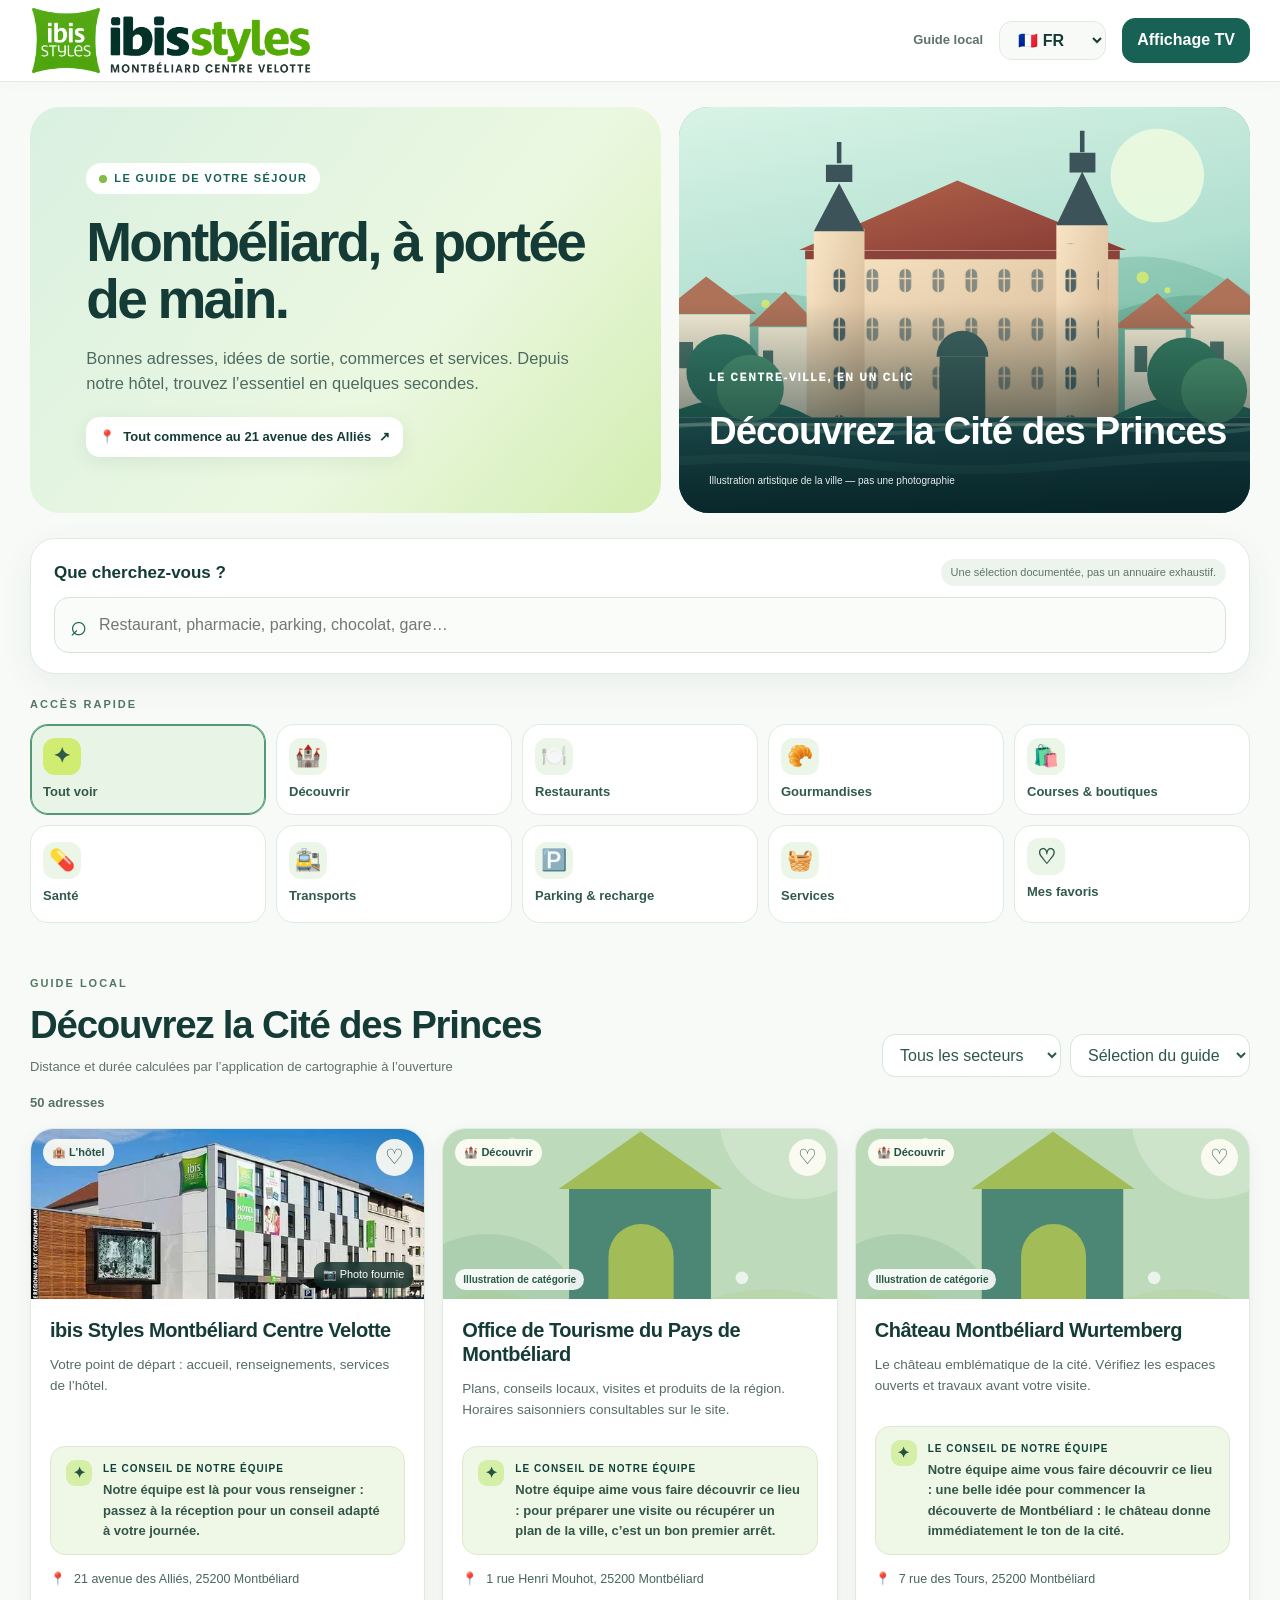
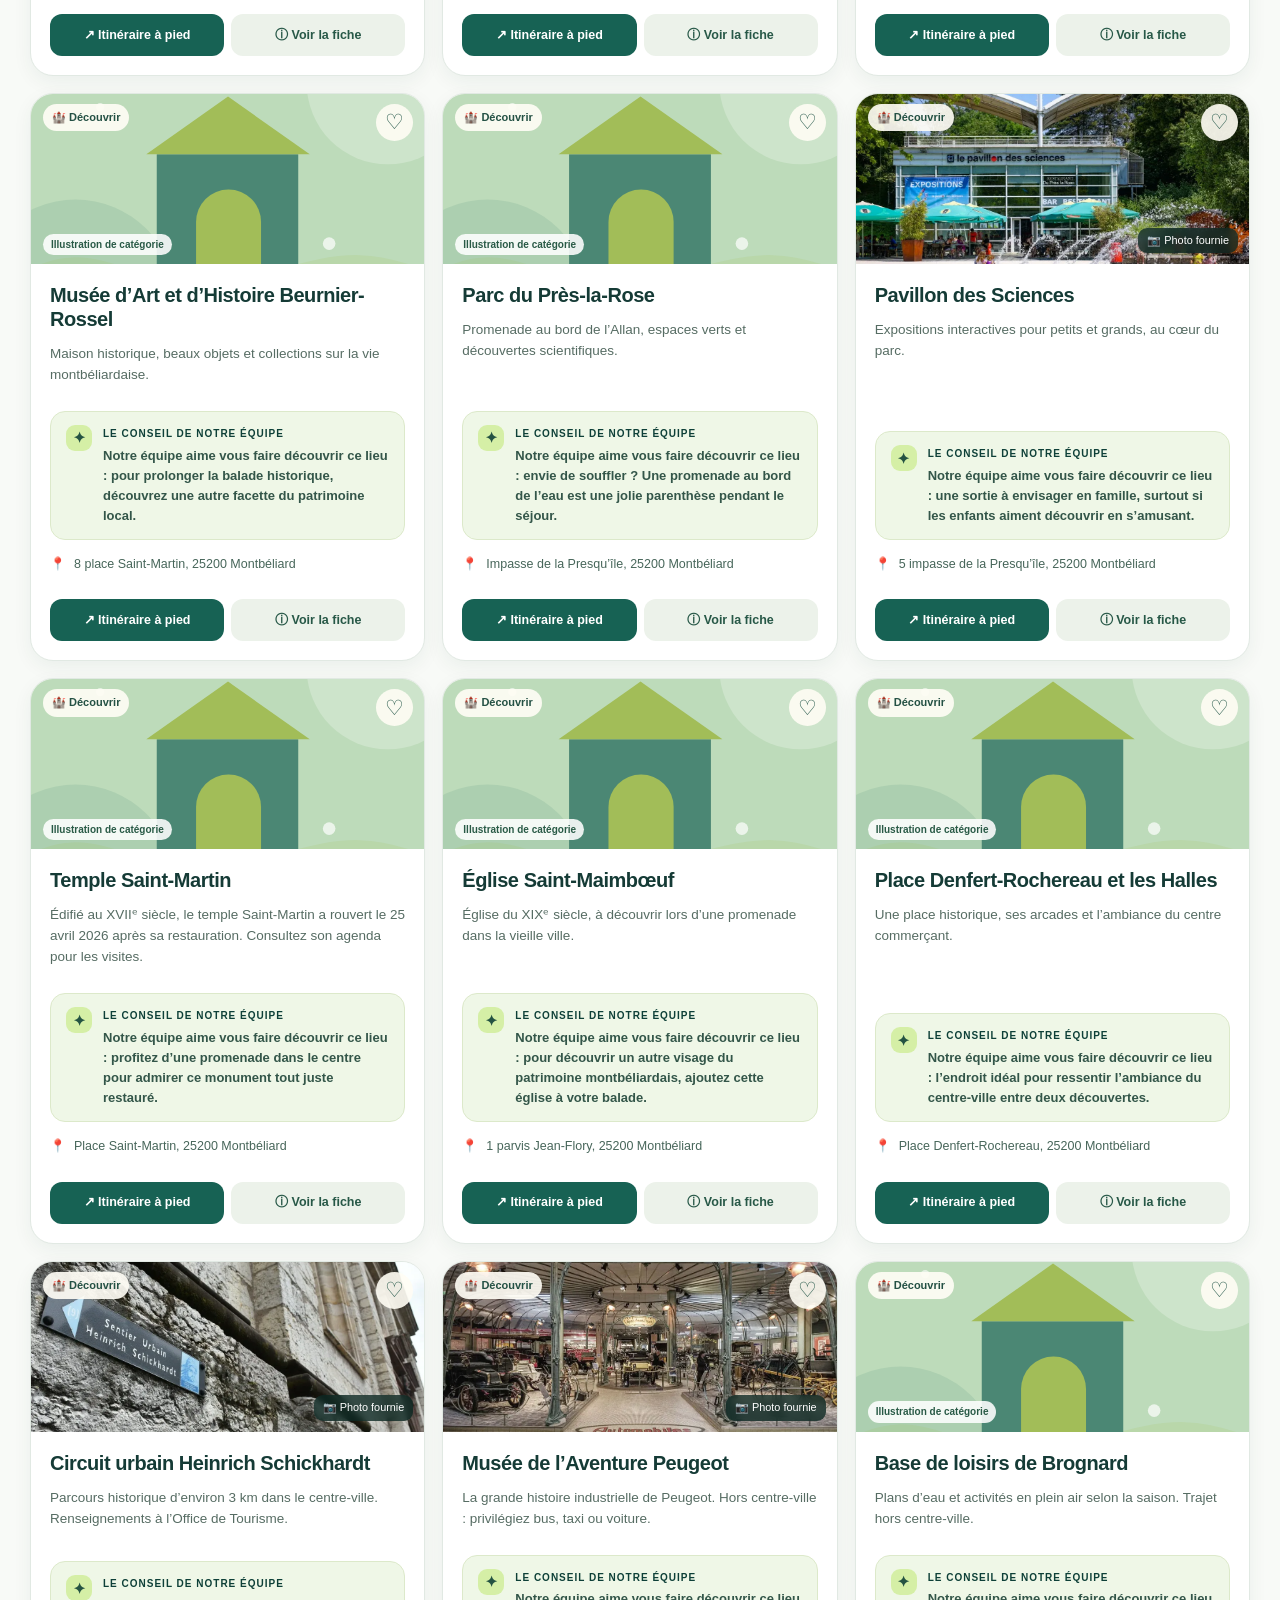
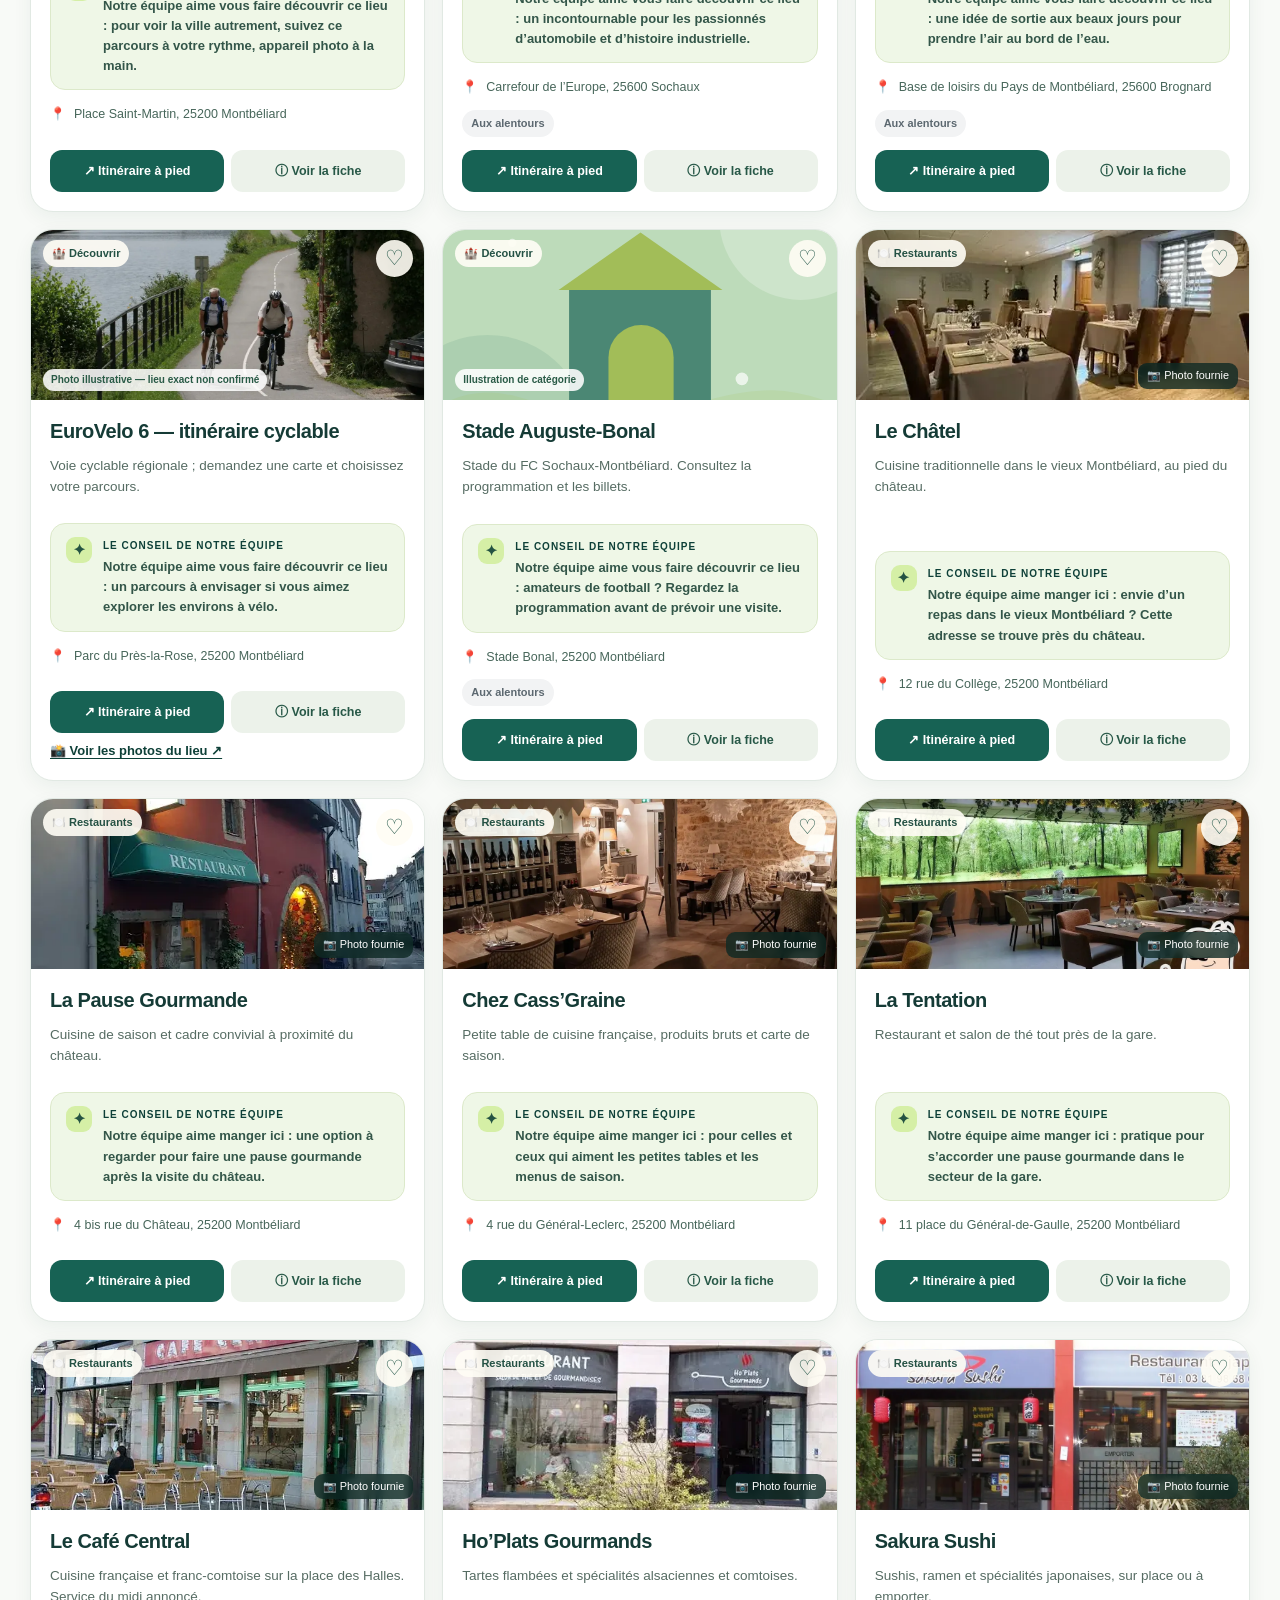
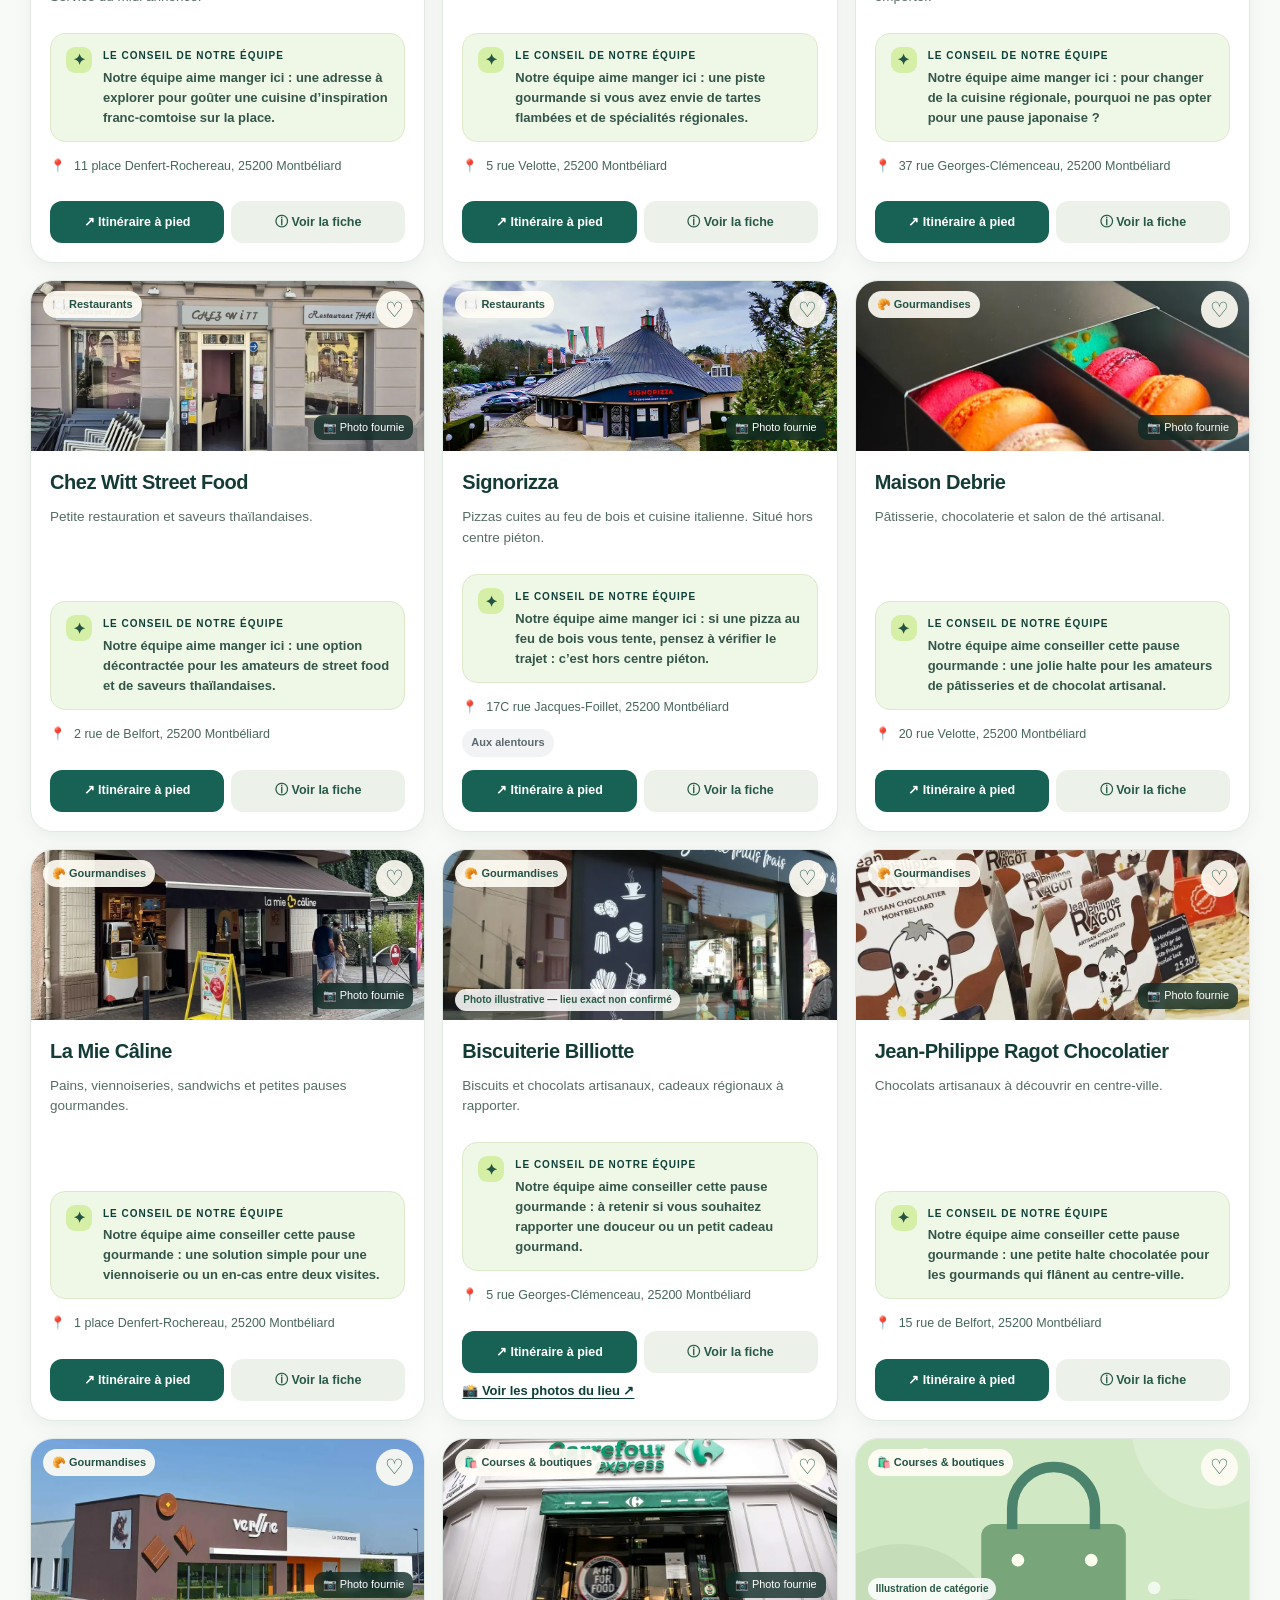
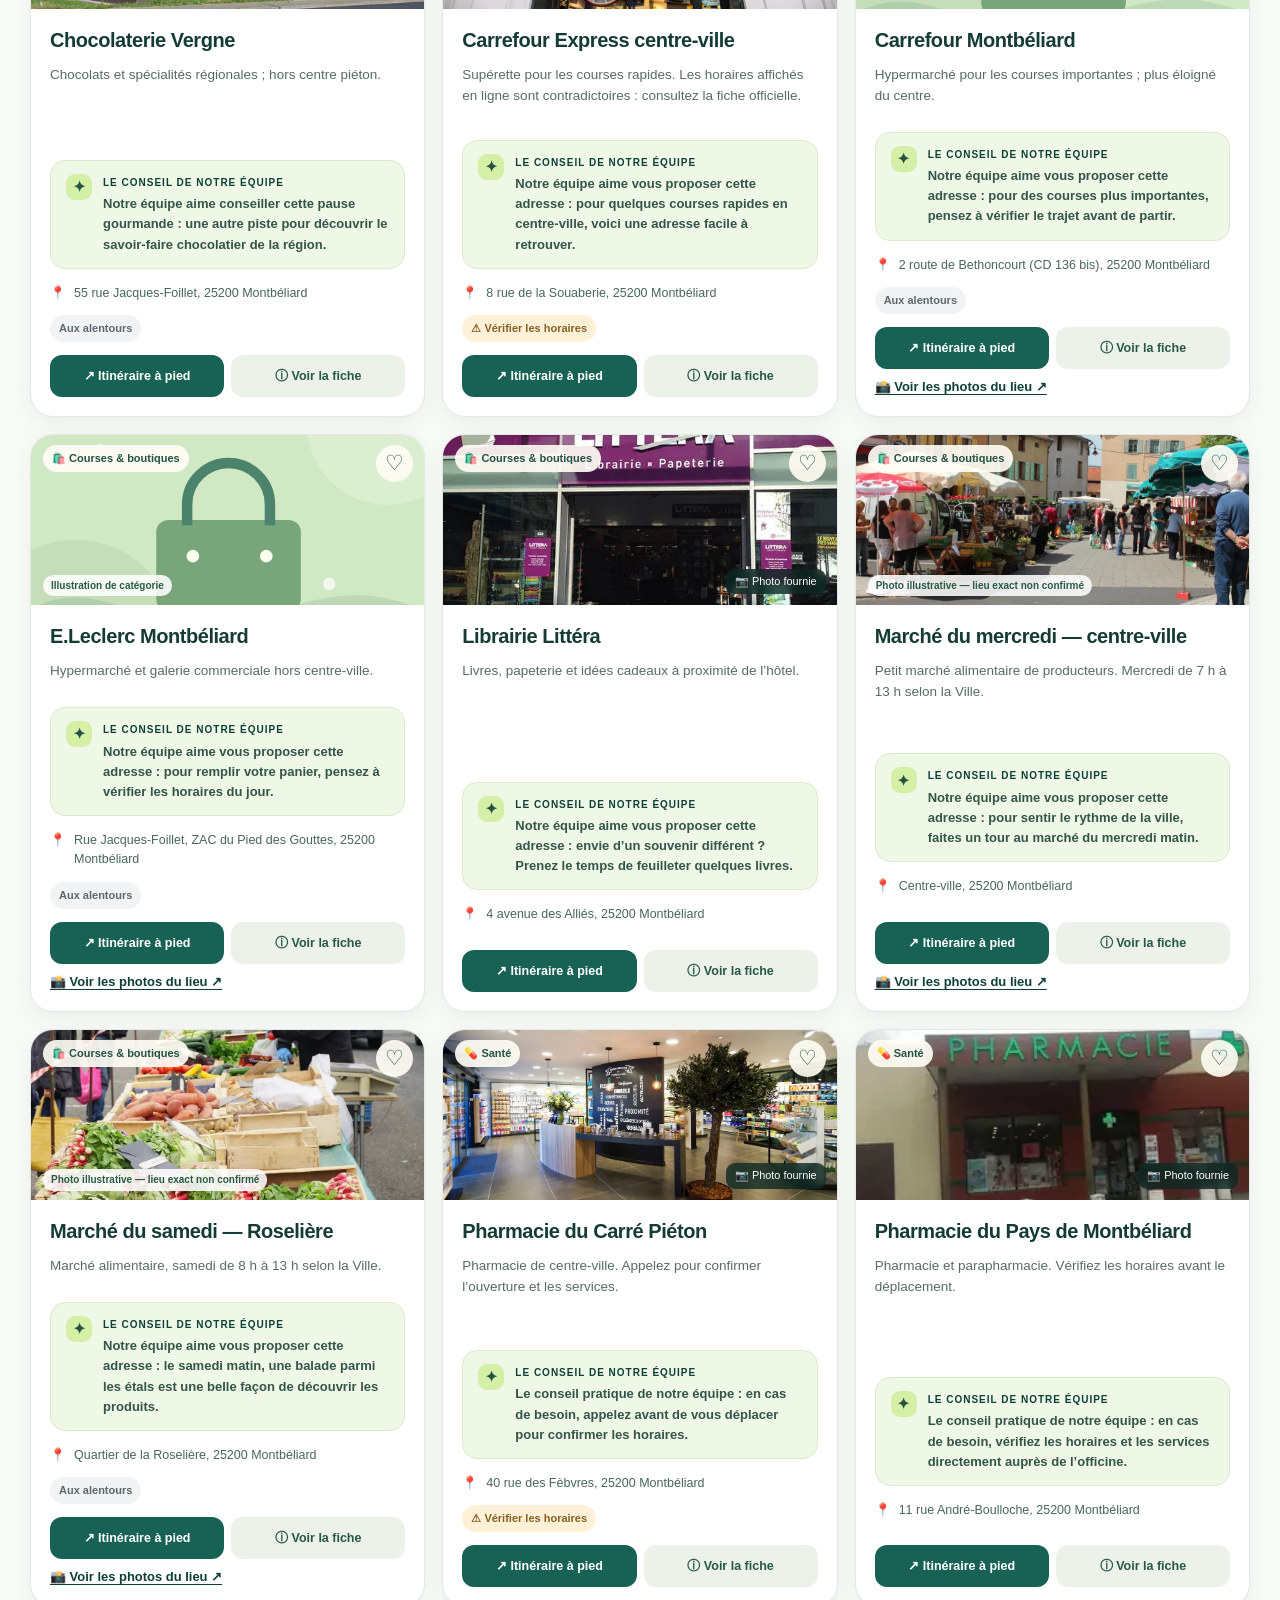
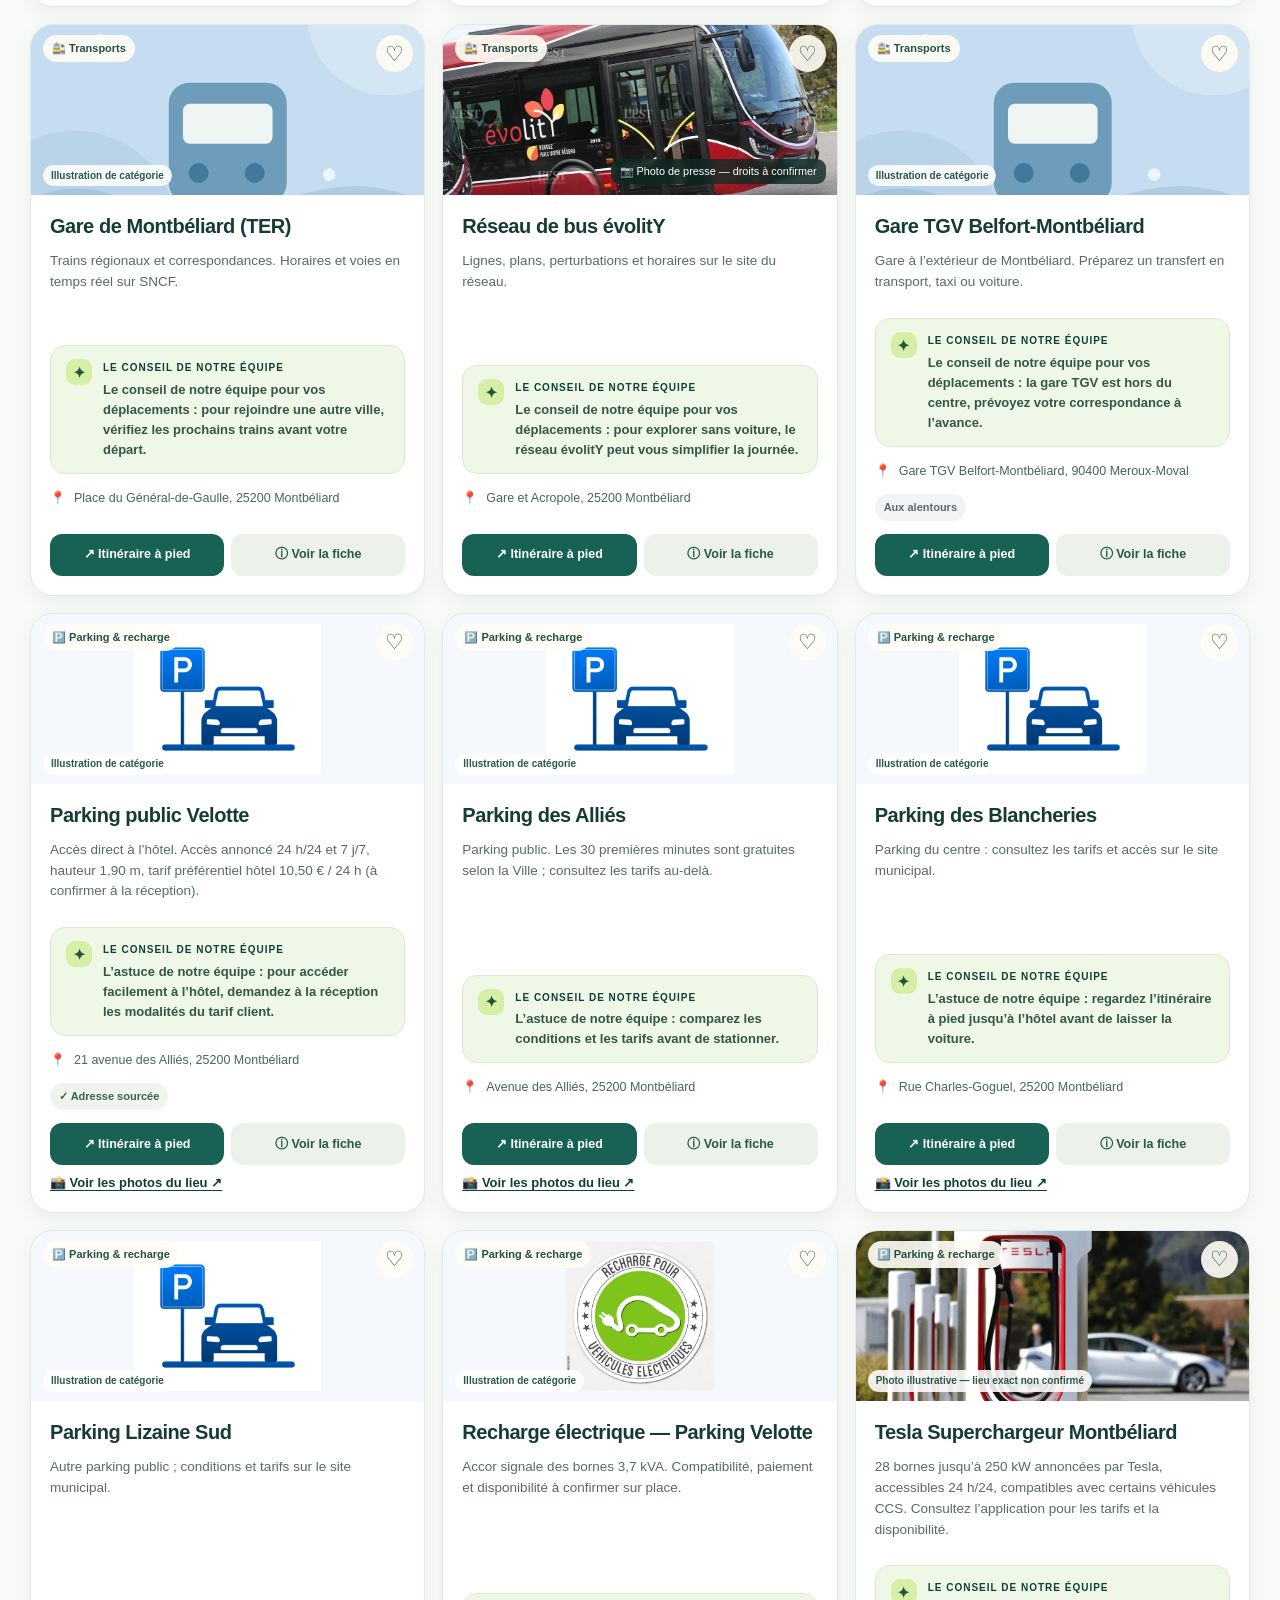
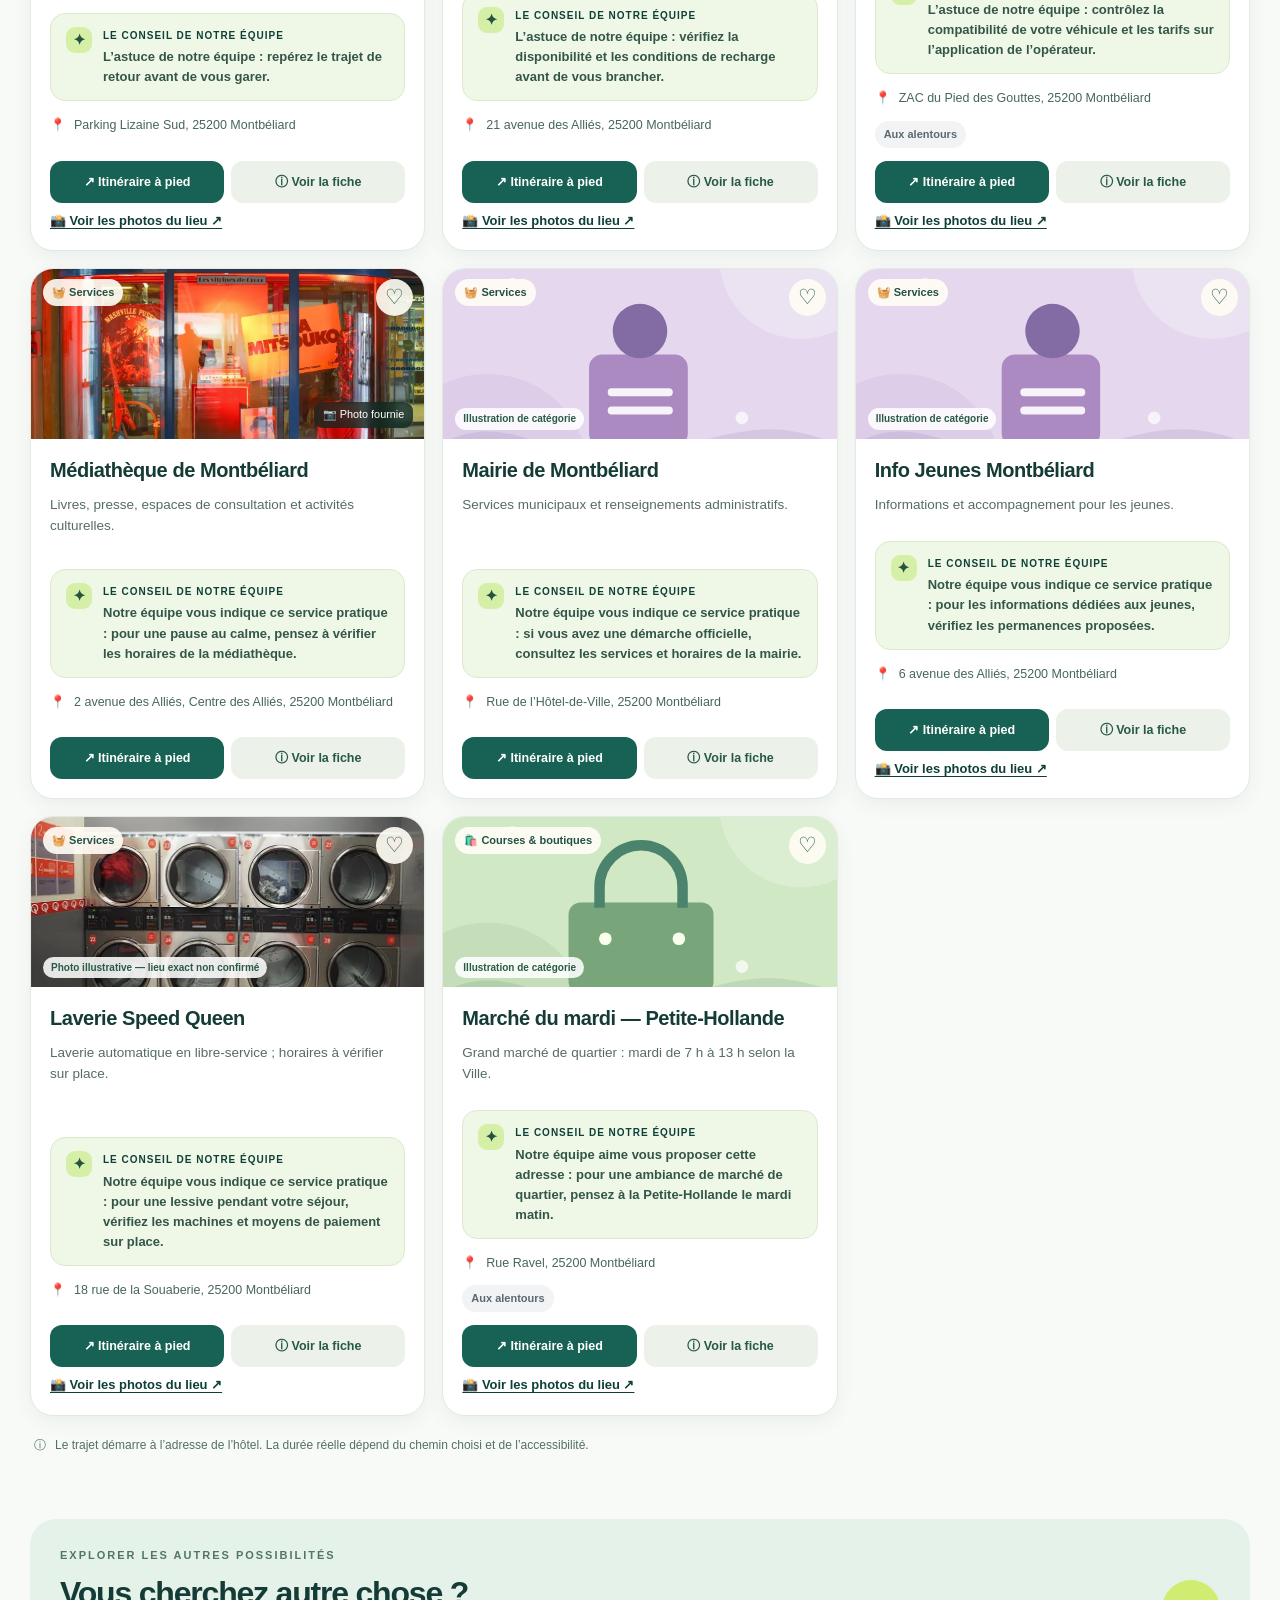
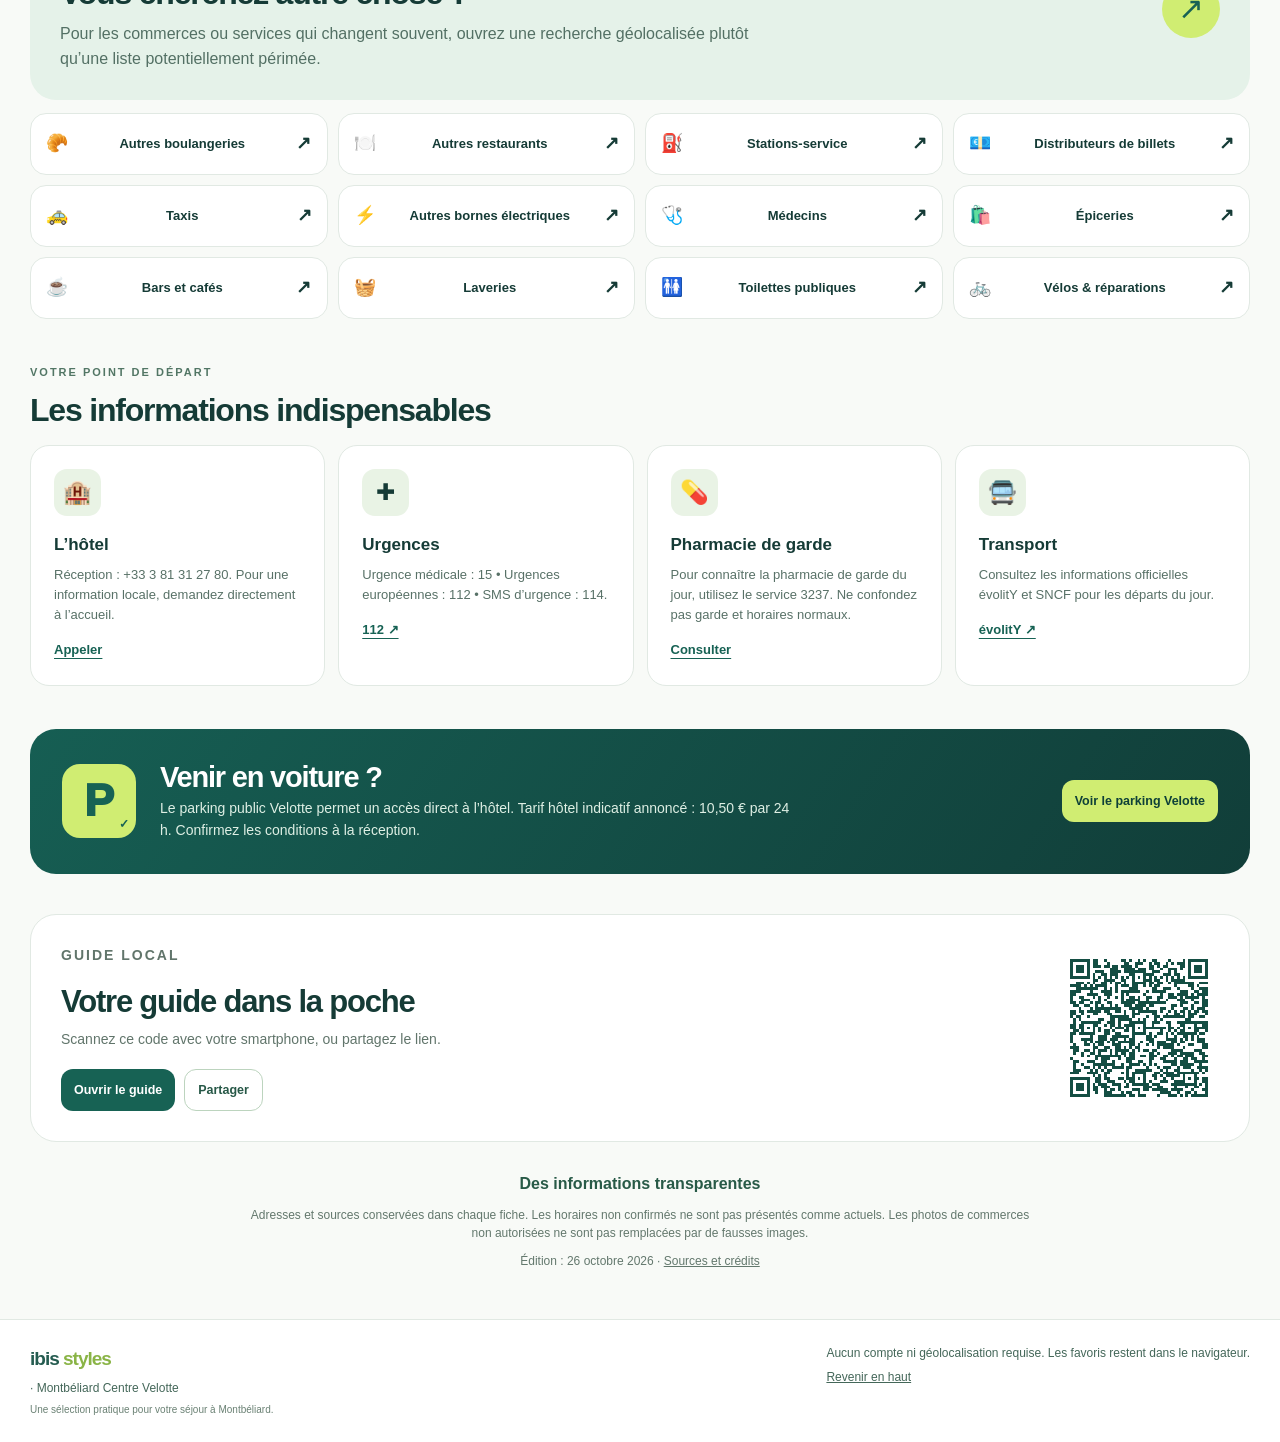
<file: index.html>
<!doctype html>
<html lang="fr"><head>
<meta charset="utf-8"><meta name="viewport" content="width=device-width,initial-scale=1">
<meta name="theme-color" content="#184d3f"><meta name="color-scheme" content="light">
<meta name="description" content="Guide local multilingue ibis Styles Montbéliard Centre Velotte : restaurants, patrimoine, commerces, transports, pharmacies et itinéraires depuis l’hôtel.">
<title>Guide local • ibis Styles Montbéliard Centre Velotte</title>
<link rel="icon" href="images/favicon-ibis-styles.png" type="image/png"><link rel="stylesheet" href="styles.css?v=20261027-logo-v1">
<link rel="preconnect" href="https://www.google.com" crossorigin>
</head><body>
<a class="skip" href="#main" data-i18n="skip">Aller au contenu</a>
<header class="header" id="top"><div class="nav shell"><a class="brand" href="#top" aria-label="ibis Styles — Montbéliard"><img class="brand-logo" src="images/logo-ibis-styles-velotte.png" alt="ibis Styles — Montbéliard Centre Velotte" width="980" height="230"></a><div class="nav-right"><span class="guide-label" data-i18n="guide">Guide local</span><label class="sr-only" for="lang">Langue / Language / Sprache / 语言</label><select id="lang" aria-label="Langue / Language / Sprache / 语言"><option value="fr">🇫🇷 FR</option><option value="en">🇬🇧 EN</option><option value="de">🇩🇪 DE</option><option value="zh">🇨🇳 中文</option></select><a class="tv-nav" href="tv.html" data-i18n="tv">Affichage TV</a></div></div></header>
<main id="main">
<section class="hero shell" aria-labelledby="hero-title"><div class="hero-panel"><span class="microtag"><span class="dot"></span><span data-i18n="eyebrow">LE GUIDE DE VOTRE SÉJOUR</span></span><h1 id="hero-title" data-i18n="heroTitle">Montbéliard, à portée de main.</h1><p class="hero-lead" data-i18n="heroText">Bonnes adresses, idées de sortie, commerces et services. Depuis notre hôtel, trouvez l’essentiel en quelques secondes.</p><a class="hero-location" href="https://www.google.com/maps/search/?api=1&amp;query=ibis%20Styles%20Montbeliard%20Centre%20Velotte" target="_blank" rel="noopener noreferrer"><span>📍</span><span data-i18n="heroPill">Tout commence au 21 avenue des Alliés</span><span aria-hidden="true">↗</span></a></div><div class="hero-image"><img src="images/montbeliard-illustration.svg" alt="" fetchpriority="high" decoding="async"><span class="hero-overline" data-i18n="area">LE CENTRE-VILLE, EN UN CLIC</span><div class="hero-caption" data-i18n="adventure">Découvrez la Cité des Princes</div><span class="illustration-credit" data-i18n="illustration">Illustration artistique de la ville — pas une photographie</span></div></section>
<section class="search-section shell" aria-labelledby="search-title"><div class="search-box"><div class="search-top"><label id="search-title" for="search" data-i18n="search">Que cherchez-vous ?</label><span class="source-pill" data-i18n="handpicked">Une sélection documentée, pas un annuaire exhaustif.</span></div><div class="search-control"><span aria-hidden="true">⌕</span><input id="search" type="search" autocomplete="off" enterkeyhint="search" data-i18n-placeholder="searchPlaceholder" placeholder="Restaurant, pharmacie, parking, chocolat, gare…"><button type="button" id="clear" class="clear-search" aria-label="Effacer la recherche" data-i18n-aria="clear">✕</button></div></div><div class="category-section"><h2 class="section-micro" data-i18n="shortcuts">Accès rapide</h2><div class="category-grid" id="categories" role="group" aria-label="Catégories"><button class="cat-button active" data-category="all" aria-pressed="true"><span class="cat-icon">✦</span><span data-i18n="filterAll">Tout voir</span></button><button class="cat-button" data-category="discover" aria-pressed="false"><span class="cat-icon">🏰</span><span data-i18n="filterDiscover">Découvrir</span></button><button class="cat-button" data-category="food" aria-pressed="false"><span class="cat-icon">🍽️</span><span data-i18n="filterFood">Restaurants</span></button><button class="cat-button" data-category="bakery" aria-pressed="false"><span class="cat-icon">🥐</span><span data-i18n="filterBakery">Gourmandises</span></button><button class="cat-button" data-category="shopping" aria-pressed="false"><span class="cat-icon">🛍️</span><span data-i18n="filterShopping">Courses & boutiques</span></button><button class="cat-button" data-category="health" aria-pressed="false"><span class="cat-icon">💊</span><span data-i18n="filterHealth">Santé</span></button><button class="cat-button" data-category="transport" aria-pressed="false"><span class="cat-icon">🚉</span><span data-i18n="filterTransport">Transports</span></button><button class="cat-button" data-category="parking" aria-pressed="false"><span class="cat-icon">🅿️</span><span data-i18n="filterParking">Parking & recharge</span></button><button class="cat-button" data-category="services" aria-pressed="false"><span class="cat-icon">🧺</span><span data-i18n="filterServices">Services</span></button><button class="cat-button" data-category="favorites" aria-pressed="false"><span class="cat-icon">♡</span><span data-i18n="filterFav">Mes favoris</span><span class="fave-counter" id="fav-count" aria-hidden="true"></span></button></div></div></section>
<section class="results shell" aria-labelledby="results-title"><div class="results-head"><div><p class="mini-heading" data-i18n="guide">Guide local</p><h2 id="results-title" data-i18n="adventure">Découvrez la Cité des Princes</h2><p class="intro-note" data-i18n="distance">Distance et durée calculées par l’application de cartographie à l’ouverture</p></div><div class="results-filters"><label class="sr-only" for="area-filter">Secteur</label><select id="area-filter" aria-label="Secteur"><option value="all" data-i18n="areaAll">Tous les secteurs</option><option value="central" data-i18n="areaCentral">Au centre / proche</option><option value="outside" data-i18n="areaOutside">Aux alentours</option></select><label class="sr-only" for="sort">Trier par</label><select id="sort" aria-label="Trier par"><option value="curated" data-i18n="sortCurated">Sélection du guide</option><option value="name" data-i18n="sortName">Nom A → Z</option><option value="category" data-i18n="sortCategory">Catégorie</option></select></div></div><div class="results-count" id="count" aria-live="polite"></div><div class="cards" id="cards" aria-live="polite"></div><div class="empty" id="empty" hidden><span aria-hidden="true">🔎</span><h3 data-i18n="empty">Aucun résultat pour cette recherche.</h3><p data-i18n="emptyHint">Essayez un autre mot ou choisissez « Tout voir ».</p><button class="button primary" id="reset" data-i18n="clearFilters">Réinitialiser les filtres</button></div><div class="transparent-note"><span aria-hidden="true">ⓘ</span><span data-i18n="routeTip">Le trajet démarre à l’adresse de l’hôtel. La durée réelle dépend du chemin choisi et de l’accessibilité.</span></div></section>
<section class="explorer shell" aria-labelledby="explorer-heading"><div class="explorer-intro"><div><p class="mini-heading" data-i18n="quickHeading">Explorer les autres possibilités</p><h2 id="explorer-heading" data-i18n="helpTitle">Vous cherchez autre chose ?</h2><p data-i18n="helpDesc">Pour les commerces ou services qui changent souvent, ouvrez une recherche géolocalisée plutôt qu’une liste potentiellement périmée.</p></div><span class="explorer-bubble" aria-hidden="true">↗</span></div><div id="map-searches" class="map-searches"></div></section>
<section class="essentials shell" aria-labelledby="essentials-heading"><div class="essentials-top"><p class="mini-heading" data-i18n="start">Votre point de départ</p><h2 id="essentials-heading" data-i18n="essentialTitle">Les informations indispensables</h2></div><div class="essentials-grid"><article class="essential-card"><span class="essential-icon">🏨</span><h3 data-i18n="essHotel">L’hôtel</h3><p data-i18n="essHotelDesc">Réception : +33 3 81 31 27 80. Pour une information locale, demandez directement à l’accueil.</p><a href="tel:+33381312780" data-i18n="tapCall">Appeler</a></article><article class="essential-card"><span class="essential-icon">✚</span><h3 data-i18n="essEmerg">Urgences</h3><p data-i18n="essEmergDesc">Urgence médicale : 15 • Urgences européennes : 112 • SMS d’urgence : 114.</p><a href="tel:112">112 ↗</a></article><article class="essential-card"><span class="essential-icon">💊</span><h3 data-i18n="essPharmacy">Pharmacie de garde</h3><p data-i18n="essPharmacyDesc">Pour connaître la pharmacie de garde du jour, utilisez le service 3237. Ne confondez pas garde et horaires normaux.</p><a href="https://www.3237.fr/" target="_blank" rel="noopener noreferrer" data-i18n="readMore">Consulter</a></article><article class="essential-card"><span class="essential-icon">🚍</span><h3 data-i18n="essTransit">Transport</h3><p data-i18n="essTransitDesc">Consultez les informations officielles évolitY et SNCF pour les départs du jour.</p><a href="https://www.evolity.fr/" target="_blank" rel="noopener noreferrer">évolitY ↗</a></article></div></section>
<section class="parking-promo shell"><div class="parking-symbol">P<span>✓</span></div><div class="parking-content"><h2 data-i18n="parkingTitle">Venir en voiture ?</h2><p data-i18n="parkingCopy">Le parking public Velotte permet un accès direct à l’hôtel. Tarif hôtel indicatif annoncé : 10,50 € par 24 h. Confirmez les conditions à la réception.</p></div><a id="parking-link" class="button light" href="https://www.google.com/maps/dir/?api=1&amp;origin=21%20avenue%20des%20Alli%C3%A9s%2C%2025200%20Montb%C3%A9liard&amp;destination=Parking%20Velotte%2C%20Montb%C3%A9liard&amp;travelmode=walking" target="_blank" rel="noopener noreferrer" data-i18n="parkingBtn">Voir le parking Velotte</a></section>
<section class="qr-section shell"><div class="qr-copy"><p class="mini-heading" data-i18n="guide">Guide local</p><h2 data-i18n="qrTitle">Votre guide dans la poche</h2><p data-i18n="qrDesc">Scannez ce code avec votre smartphone, ou partagez le lien.</p><div class="qr-buttons"><a class="button primary" href="https://tonyalvain-ibisstyles.github.io/guide-local-ibis-montbeliard/" target="_blank" rel="noopener noreferrer" data-i18n="openGuide">Ouvrir le guide</a><button type="button" class="button outline" id="share" data-i18n="shareGuide">Partager</button></div></div><img src="images/qr-guide.png" alt="QR code du guide local de Montbéliard" width="160" height="160" loading="lazy"></section>
<section class="trust shell"><h2 data-i18n="trustTitle">Des informations transparentes</h2><p data-i18n="trustText">Adresses et sources conservées dans chaque fiche. Les horaires non confirmés ne sont pas présentés comme actuels. Les photos de commerces non autorisées ne sont pas remplacées par de fausses images.</p><p class="update"><span data-i18n="updateLabel">Édition : 26 octobre 2026</span> · <a href="sources.html" data-i18n="credits">Sources et crédits</a></p></section>
</main><footer class="footer"><div class="shell footer-inner"><span><b>ibis <i>styles</i></b> · Montbéliard Centre Velotte<small data-i18n="madeFor">Une sélection pratique pour votre séjour à Montbéliard.</small></span><span><span data-i18n="privacy">Aucun compte ni géolocalisation requise. Les favoris restent dans le navigateur.</span><a href="#top" data-i18n="backTop">Revenir en haut</a></span></div></footer>
<dialog class="modal" id="details" aria-modal="true"><div class="dialog-inner" id="dialog-content"></div></dialog><div class="toast" id="toast" role="status" hidden></div>
<script src="photo-cache.js?v=20261026-photos-fiables" defer></script>
<script src="data.js?v=20261026-photos-fiables-v1" defer></script><script src="translations.js?v=20261026-photos-fiables-v1" defer></script><script src="app.js?v=20261026-photos-fiables-v1" defer></script>
<!-- Cloudflare Web Analytics -->
<script type="module" src="https://static.cloudflareinsights.com/beacon.min.js" data-cf-beacon='{"token":"bcd780e28e7a48b9ba0cf5aa5f236326"}'></script>
<!-- End Cloudflare Web Analytics -->
</body></html>
</file>
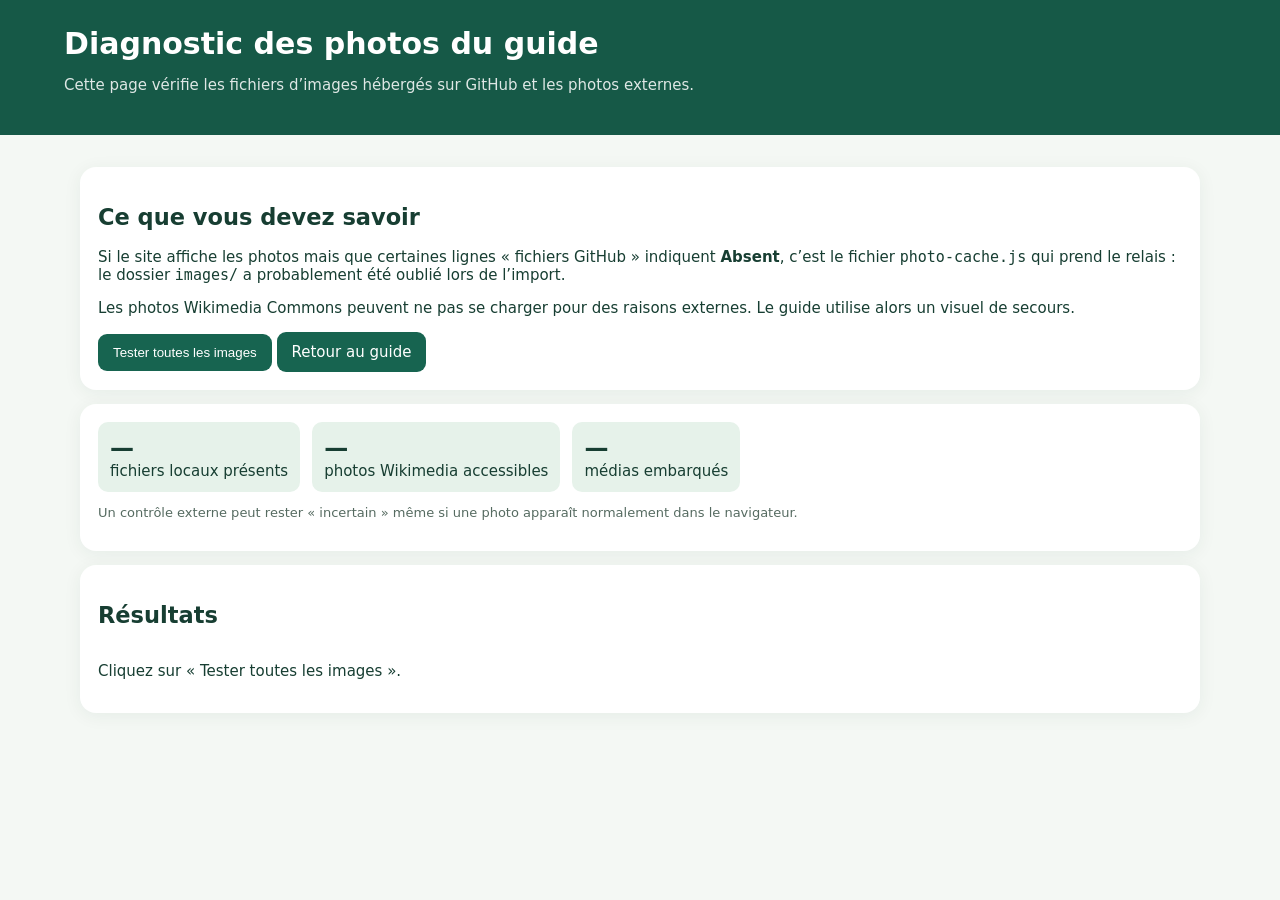
<file: photos-test.html>
<!DOCTYPE html><html lang="fr"><head><meta charset="utf-8"><meta name="viewport" content="width=device-width,initial-scale=1"><title>Diagnostic des photos — ibis Styles Montbéliard</title>
<style>body{margin:0;background:#f4f8f4;color:#173e32;font:15px system-ui,Arial}header{background:#165947;color:white;padding:26px 5%}header h1{margin:0}header p{opacity:.86}main{max-width:1120px;margin:auto;padding:18px}.panel{background:white;border-radius:16px;padding:18px;margin:14px 0;box-shadow:0 3px 18px #163e3210}button,.link{background:#176450;border:0;border-radius:9px;color:white;padding:11px 15px;cursor:pointer;display:inline-block;text-decoration:none}button:disabled{opacity:.45}.stats{display:flex;gap:12px;flex-wrap:wrap}.stat{background:#e6f2ea;border-radius:10px;padding:12px;min-width:135px}.stat b{display:block;font-size:24px}table{border-collapse:collapse;width:100%}td,th{border-bottom:1px solid #e6e9e6;text-align:left;padding:8px;word-break:break-word}.yes{color:#157a3f}.no{color:#af3b2f}.pending{color:#7b6c4b}.legend{font-size:13px;color:#566b61}a{color:#135f4d}.thumb{width:80px;height:48px;object-fit:cover;border-radius:6px;background:#eee}#results{overflow-x:auto}</style></head>
<body><header><h1>Diagnostic des photos du guide</h1><p>Cette page vérifie les fichiers d’images hébergés sur GitHub et les photos externes.</p></header>
<main><section class="panel"><h2>Ce que vous devez savoir</h2><p>Si le site affiche les photos mais que certaines lignes « fichiers GitHub » indiquent <strong>Absent</strong>, c’est le fichier <code>photo-cache.js</code> qui prend le relais : le dossier <code>images/</code> a probablement été oublié lors de l’import.</p><p>Les photos Wikimedia Commons peuvent ne pas se charger pour des raisons externes. Le guide utilise alors un visuel de secours.</p><button id="run">Tester toutes les images</button> <a class="link" href="index.html">Retour au guide</a></section>
<section class="panel"><div class="stats"><div class="stat"><b id="localcount">—</b> fichiers locaux présents</div><div class="stat"><b id="remotecount">—</b> photos Wikimedia accessibles</div><div class="stat"><b id="cachecount">—</b> médias embarqués</div></div><p class="legend">Un contrôle externe peut rester « incertain » même si une photo apparaît normalement dans le navigateur.</p></section>
<section class="panel"><h2>Résultats</h2><div id="results"><p>Cliquez sur « Tester toutes les images ».</p></div></section></main>
<script src="photo-cache.js?v=20261026-photos-fiables"></script><script>
const local=[{"p": "images/billiotte.webp", "n": "billiotte.webp"}, {"p": "images/buses.webp", "n": "buses.webp"}, {"p": "images/cafe-central.webp", "n": "cafe-central.webp"}, {"p": "images/carrefour-express.webp", "n": "carrefour-express.webp"}, {"p": "images/cassage.webp", "n": "cassage.webp"}, {"p": "images/category-bakery.svg", "n": "category-bakery.svg"}, {"p": "images/category-discover.svg", "n": "category-discover.svg"}, {"p": "images/category-essentials.svg", "n": "category-essentials.svg"}, {"p": "images/category-food.svg", "n": "category-food.svg"}, {"p": "images/category-health.svg", "n": "category-health.svg"}, {"p": "images/category-parking.svg", "n": "category-parking.svg"}, {"p": "images/category-services.svg", "n": "category-services.svg"}, {"p": "images/category-shopping.svg", "n": "category-shopping.svg"}, {"p": "images/category-transport.svg", "n": "category-transport.svg"}, {"p": "images/charge-tesla.webp", "n": "charge-tesla.webp"}, {"p": "images/chatel.webp", "n": "chatel.webp"}, {"p": "images/city-walk.webp", "n": "city-walk.webp"}, {"p": "images/debrie.webp", "n": "debrie.webp"}, {"p": "images/eurovelo.webp", "n": "eurovelo.webp"}, {"p": "images/favicon.svg", "n": "favicon.svg"}, {"p": "images/ho-plats.webp", "n": "ho-plats.webp"}, {"p": "images/hotel.webp", "n": "hotel.webp"}, {"p": "images/laverie.webp", "n": "laverie.webp"}, {"p": "images/library.webp", "n": "library.webp"}, {"p": "images/littera.webp", "n": "littera.webp"}, {"p": "images/market-centre.webp", "n": "market-centre.webp"}, {"p": "images/market-sat.webp", "n": "market-sat.webp"}, {"p": "images/mie.webp", "n": "mie.webp"}, {"p": "images/montbeliard-illustration.svg", "n": "montbeliard-illustration.svg"}, {"p": "images/parking-picto.webp", "n": "parking-picto.webp"}, {"p": "images/pause.webp", "n": "pause.webp"}, {"p": "images/peugeot.webp", "n": "peugeot.webp"}, {"p": "images/pharma-carre.webp", "n": "pharma-carre.webp"}, {"p": "images/pharma-pays.webp", "n": "pharma-pays.webp"}, {"p": "images/qr-guide.png", "n": "qr-guide.png"}, {"p": "images/ragot.webp", "n": "ragot.webp"}, {"p": "images/recharge-picto.webp", "n": "recharge-picto.webp"}, {"p": "images/sakura.webp", "n": "sakura.webp"}, {"p": "images/science.webp", "n": "science.webp"}, {"p": "images/signorizza.webp", "n": "signorizza.webp"}, {"p": "images/tentation.webp", "n": "tentation.webp"}, {"p": "images/vergne.webp", "n": "vergne.webp"}, {"p": "images/witt.webp", "n": "witt.webp"}], remote=[{"id": "tourist-office", "name": "Office de Tourisme du Pays de Montbéliard", "src": "https://commons.wikimedia.org/wiki/Special:FilePath/Office_Tourisme_-_Montb%C3%A9liard_%28FR25%29_-_2026-09-12_-_2.jpg?width=960"}, {"id": "castle", "name": "Château Montbéliard Wurtemberg", "src": "https://commons.wikimedia.org/wiki/Special:FilePath/B%C3%A2timent_Nord_Ch%C3%A2teau_Ducs_Wurtemberg_-_Montb%C3%A9liard_%28FR25%29_-_2026-09-12_-_1.jpg?width=960"}, {"id": "museum-beurnier", "name": "Musée d’Art et d’Histoire Beurnier-Rossel", "src": "https://commons.wikimedia.org/wiki/Special:FilePath/H%C3%B4tel_Beurnier_Rossel_-_Montb%C3%A9liard_%28FR25%29_-_2026-09-12_-_1.jpg?width=960"}, {"id": "park", "name": "Parc du Près-la-Rose", "src": "https://commons.wikimedia.org/wiki/Special:FilePath/Parc_Pr%C3%A8s_la_Rose_-_Montb%C3%A9liard.jpg?width=960"}, {"id": "temple", "name": "Temple Saint-Martin", "src": "https://commons.wikimedia.org/wiki/Special:FilePath/Temple_Saint_Martin_-_Montb%C3%A9liard_%28FR25%29_-_2026-09-12_-_1.jpg?width=960"}, {"id": "church", "name": "Église Saint-Maimbœuf", "src": "https://commons.wikimedia.org/wiki/Special:FilePath/%C3%89glise_Saint_Maimb%C5%93uf_-_Montb%C3%A9liard_%28FR25%29_-_2026-09-12_-_11.jpg?width=960"}, {"id": "square", "name": "Place Denfert-Rochereau et les Halles", "src": "https://commons.wikimedia.org/wiki/Special:FilePath/Halles_-_Montb%C3%A9liard_%28FR25%29_-_2026-09-12_-_1.jpg?width=960"}, {"id": "brognard", "name": "Base de loisirs de Brognard", "src": "https://commons.wikimedia.org/wiki/Special:FilePath/Base_Nautique_de_Brognard.jpg?width=960"}, {"id": "bonal", "name": "Stade Auguste-Bonal", "src": "https://commons.wikimedia.org/wiki/Special:FilePath/Stade_Auguste_Bonal_-_Montb%C3%A9liard_%28FR25%29_-_2026-09-12_-_11.jpg?width=960"}, {"id": "station", "name": "Gare de Montbéliard (TER)", "src": "https://commons.wikimedia.org/wiki/Special:FilePath/Gare_de_Montb%C3%A9liard_%282%29.jpg?width=960"}, {"id": "station-tgv", "name": "Gare TGV Belfort-Montbéliard", "src": "https://commons.wikimedia.org/wiki/Special:FilePath/Inscription_Gare_Belfort_Montb%C3%A9liard_TGV_Meroux_Moval_Avenue_Gare_TGV_-_Meroux-Moval_%28FR90%29_-_2026-10-01_-_1.jpg?width=960"}, {"id": "cityhall", "name": "Mairie de Montbéliard", "src": "https://commons.wikimedia.org/wiki/Special:FilePath/H%C3%B4tel_Ville_-_Montb%C3%A9liard_%28FR25%29_-_2026-09-12_-_1.jpg?width=960"}];
const imageTest=url=>new Promise(resolve=>{let done=false;const img=new Image();const timer=setTimeout(()=>finish('Délai dépassé'),12000);function finish(result){if(done)return;done=true;clearTimeout(timer);img.onload=null;img.onerror=null;resolve(result)}img.onload=()=>finish('OK');img.onerror=()=>finish('Absent / refusé');img.src=url});
function html(s){return String(s).replace(/[&<>"']/g,c=>({'&':'&amp;','<':'&lt;','>':'&gt;','"':'&quot;',"'":'&#39;'}[c]))}
const run=document.getElementById('run');run.onclick=async()=>{run.disabled=true;document.getElementById('results').innerHTML='<p>Vérification en cours…</p>';const assets=window.GUIDE_ASSETS||{};document.getElementById('cachecount').textContent=Object.keys(assets).length+'/'+local.length;const testOne=async(row,type)=>{const url=type==='local'?row.p:row.src;const st=await imageTest(url);return {type,name:type==='local'?row.n:row.name,url,status:st}};
const out=[];const all=local.map(x=>[x,'local']).concat(remote.map(x=>[x,'remote']));for(let i=0;i<all.length;i+=8){const chunk=await Promise.all(all.slice(i,i+8).map(v=>testOne(...v)));out.push(...chunk);document.getElementById('results').textContent='Test '+out.length+' / '+all.length+' en cours…'}
const lc=out.filter(x=>x.type==='local'&&x.status==='OK').length,rc=out.filter(x=>x.type==='remote'&&x.status==='OK').length;document.getElementById('localcount').textContent=lc+'/'+local.length;document.getElementById('remotecount').textContent=rc+'/'+remote.length;
document.getElementById('results').innerHTML='<table><thead><tr><th>Type</th><th>Fichier / fiche</th><th>Résultat</th></tr></thead><tbody>'+out.map(x=>`<tr><td>${x.type==='local'?'GitHub':'Wikimedia'}</td><td>${html(x.name)}</td><td class="${x.status==='OK'?'yes':'no'}">${html(x.status)}</td></tr>`).join('')+'</tbody></table>';run.disabled=false;
};</script></body></html>
</file>
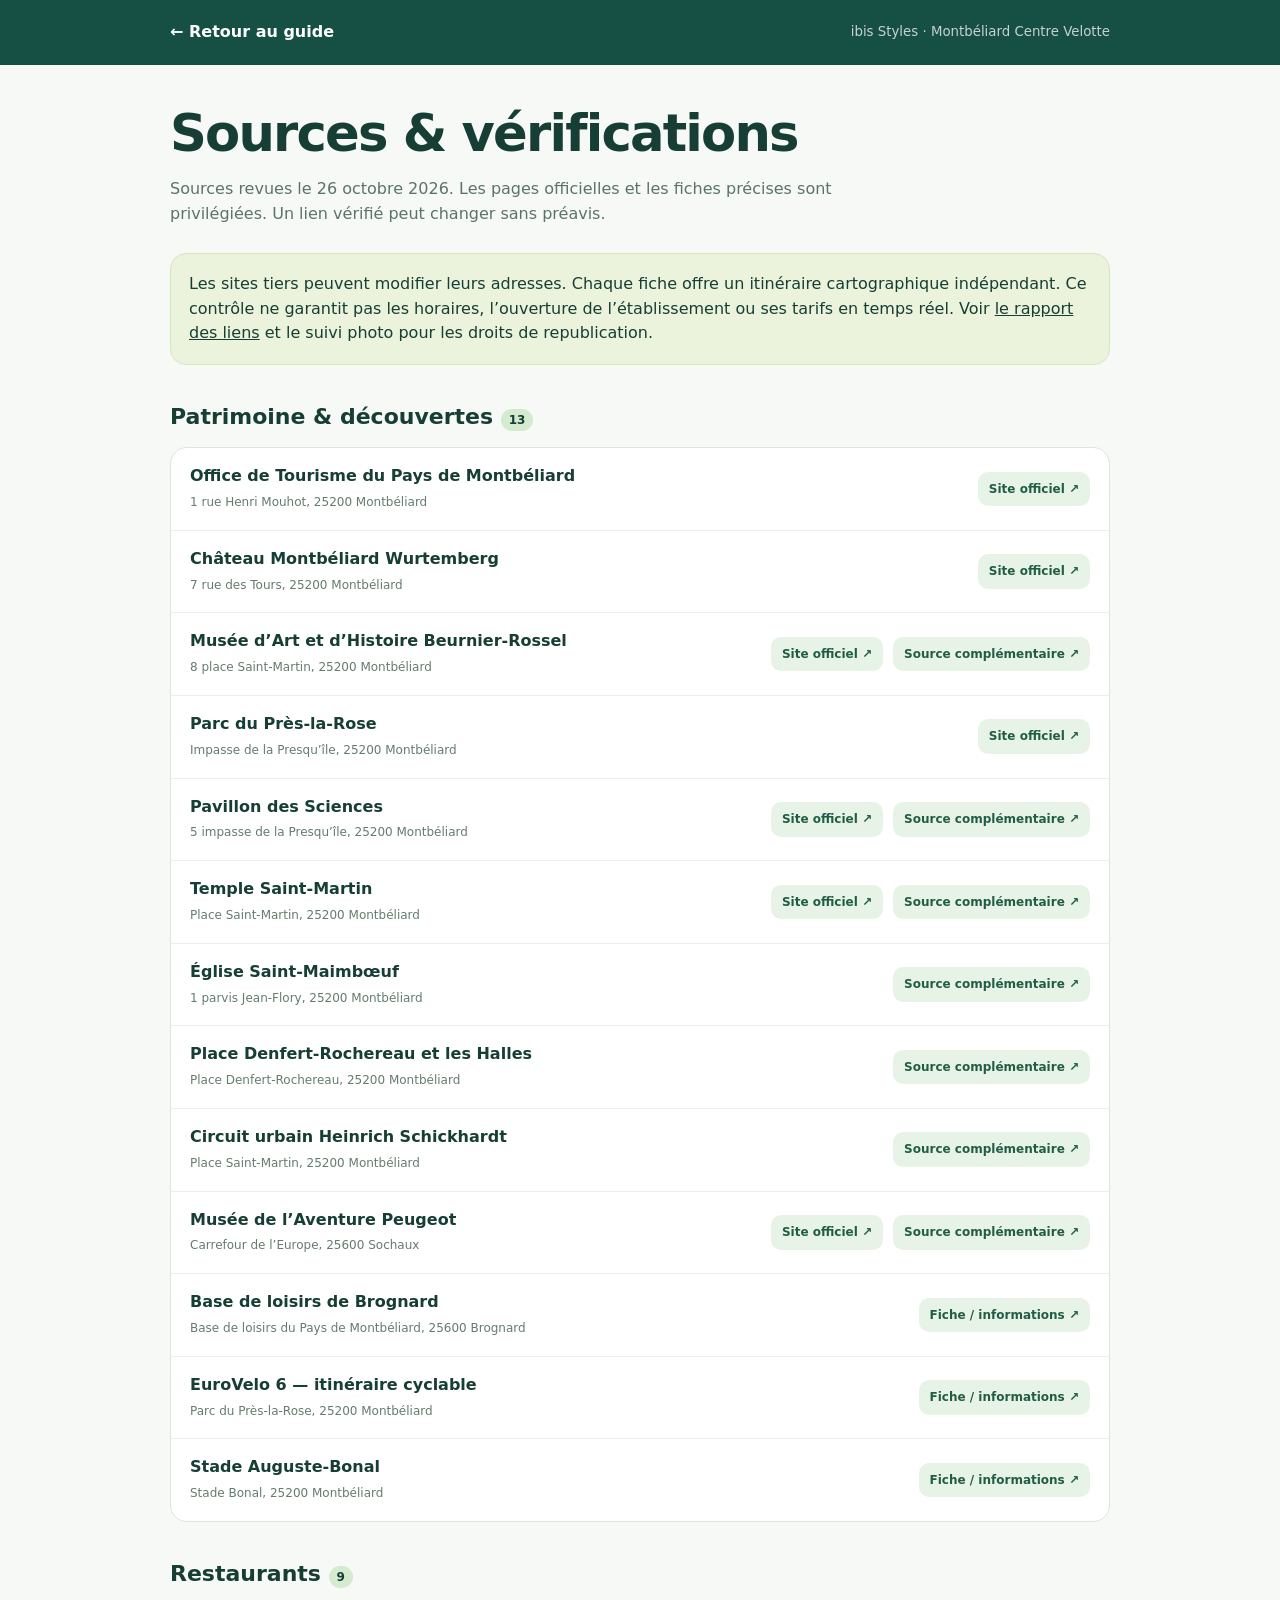
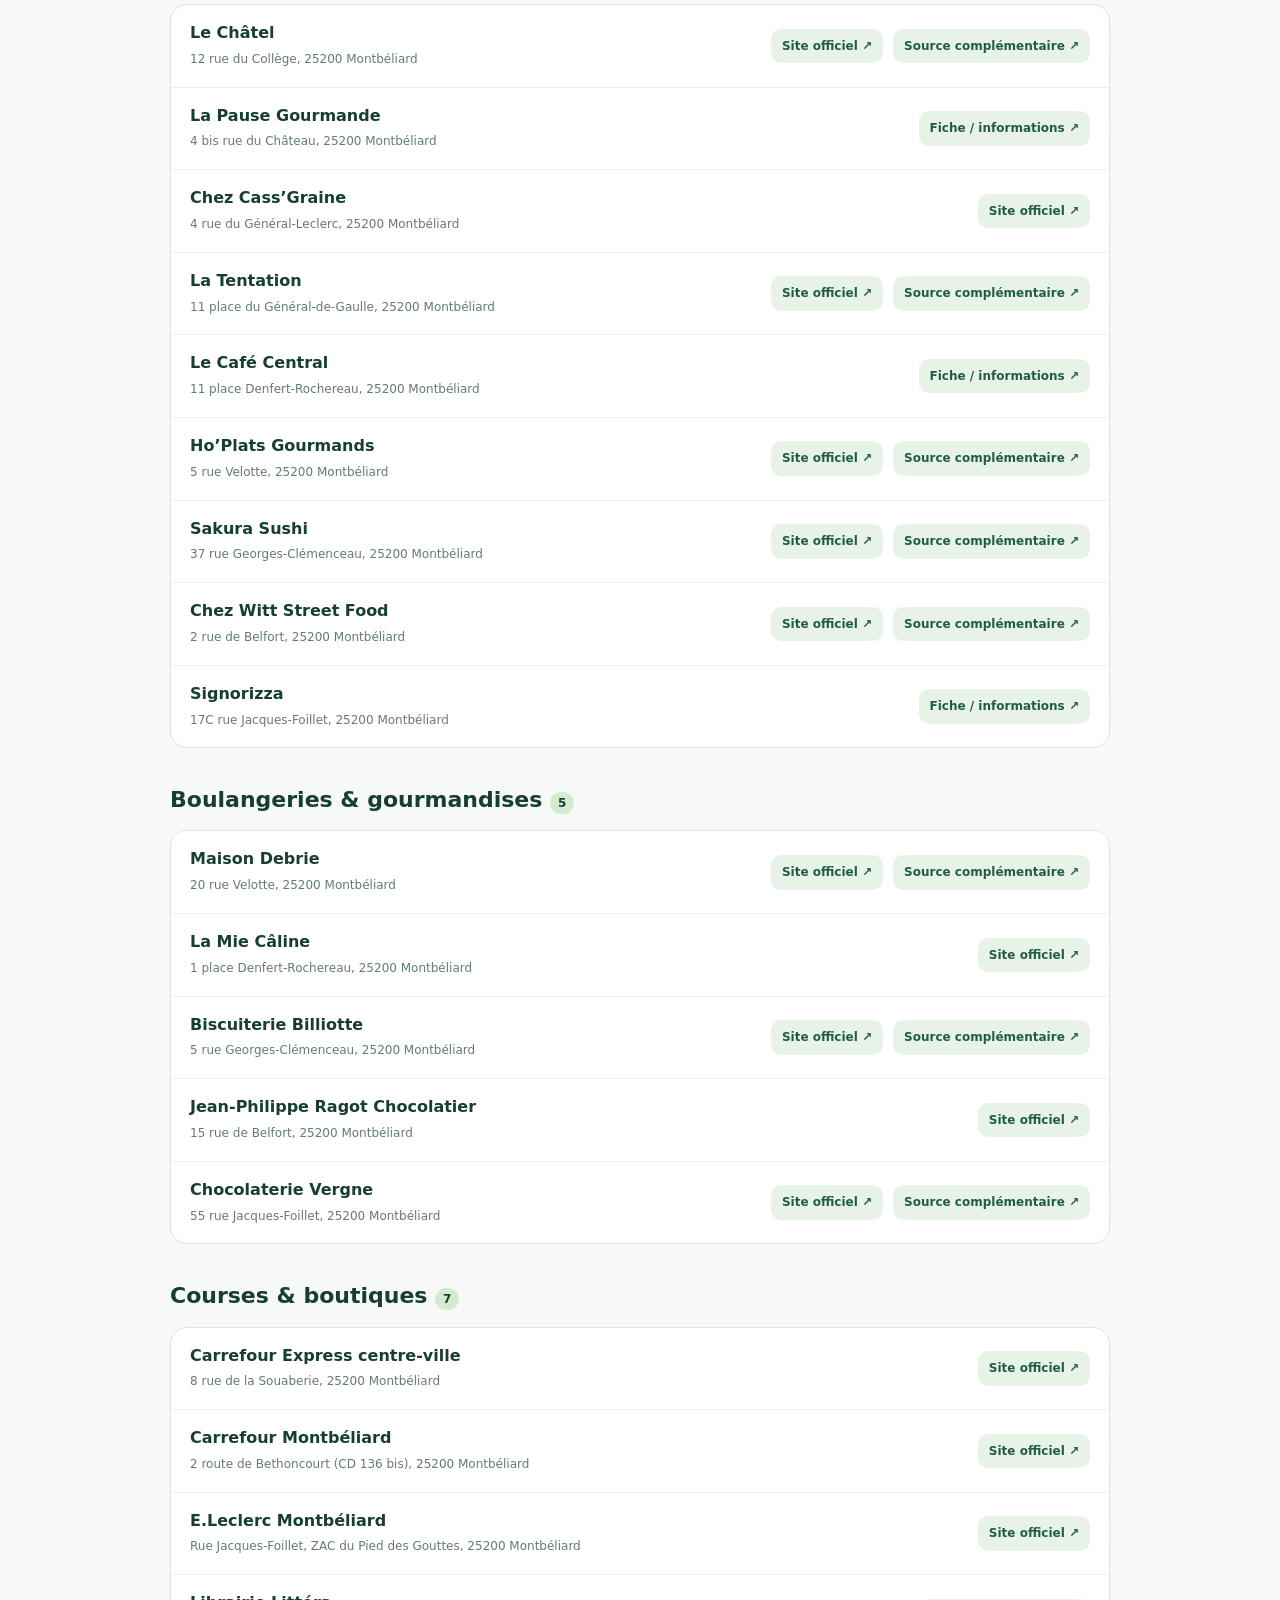
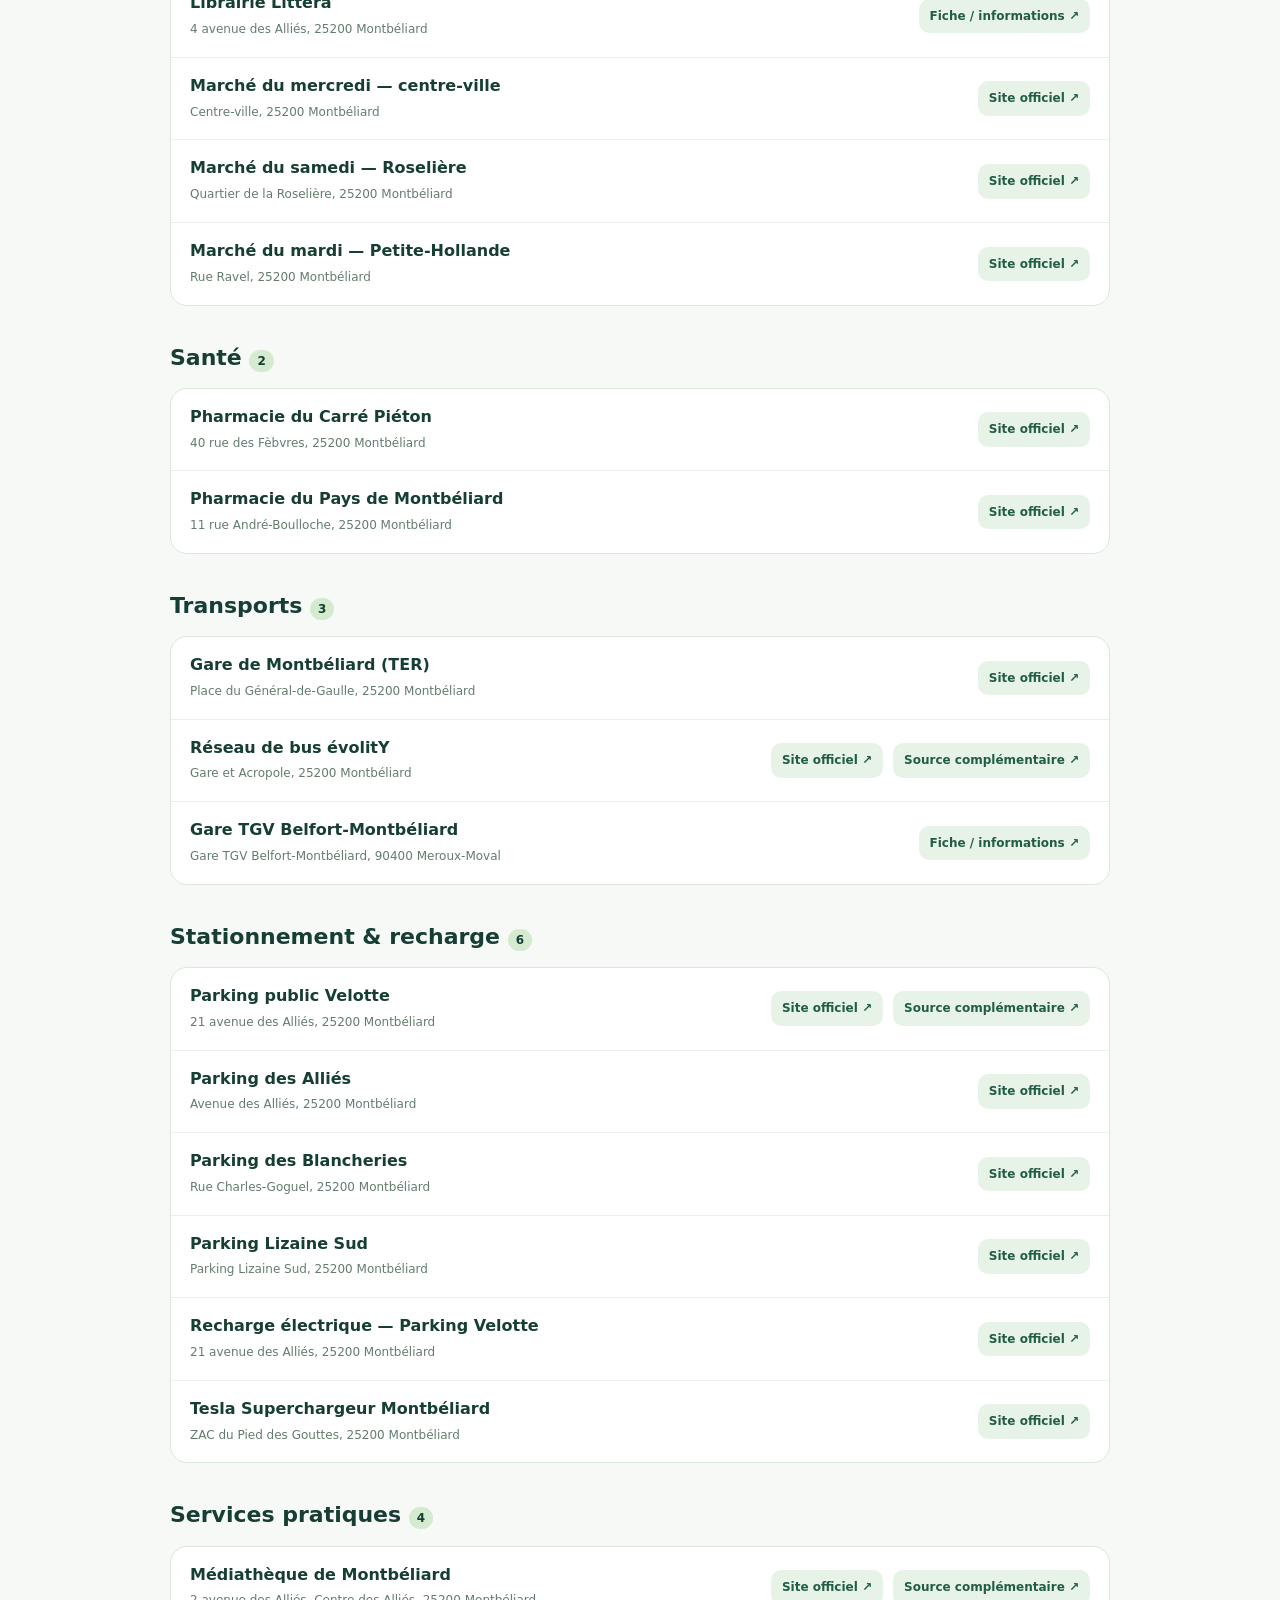
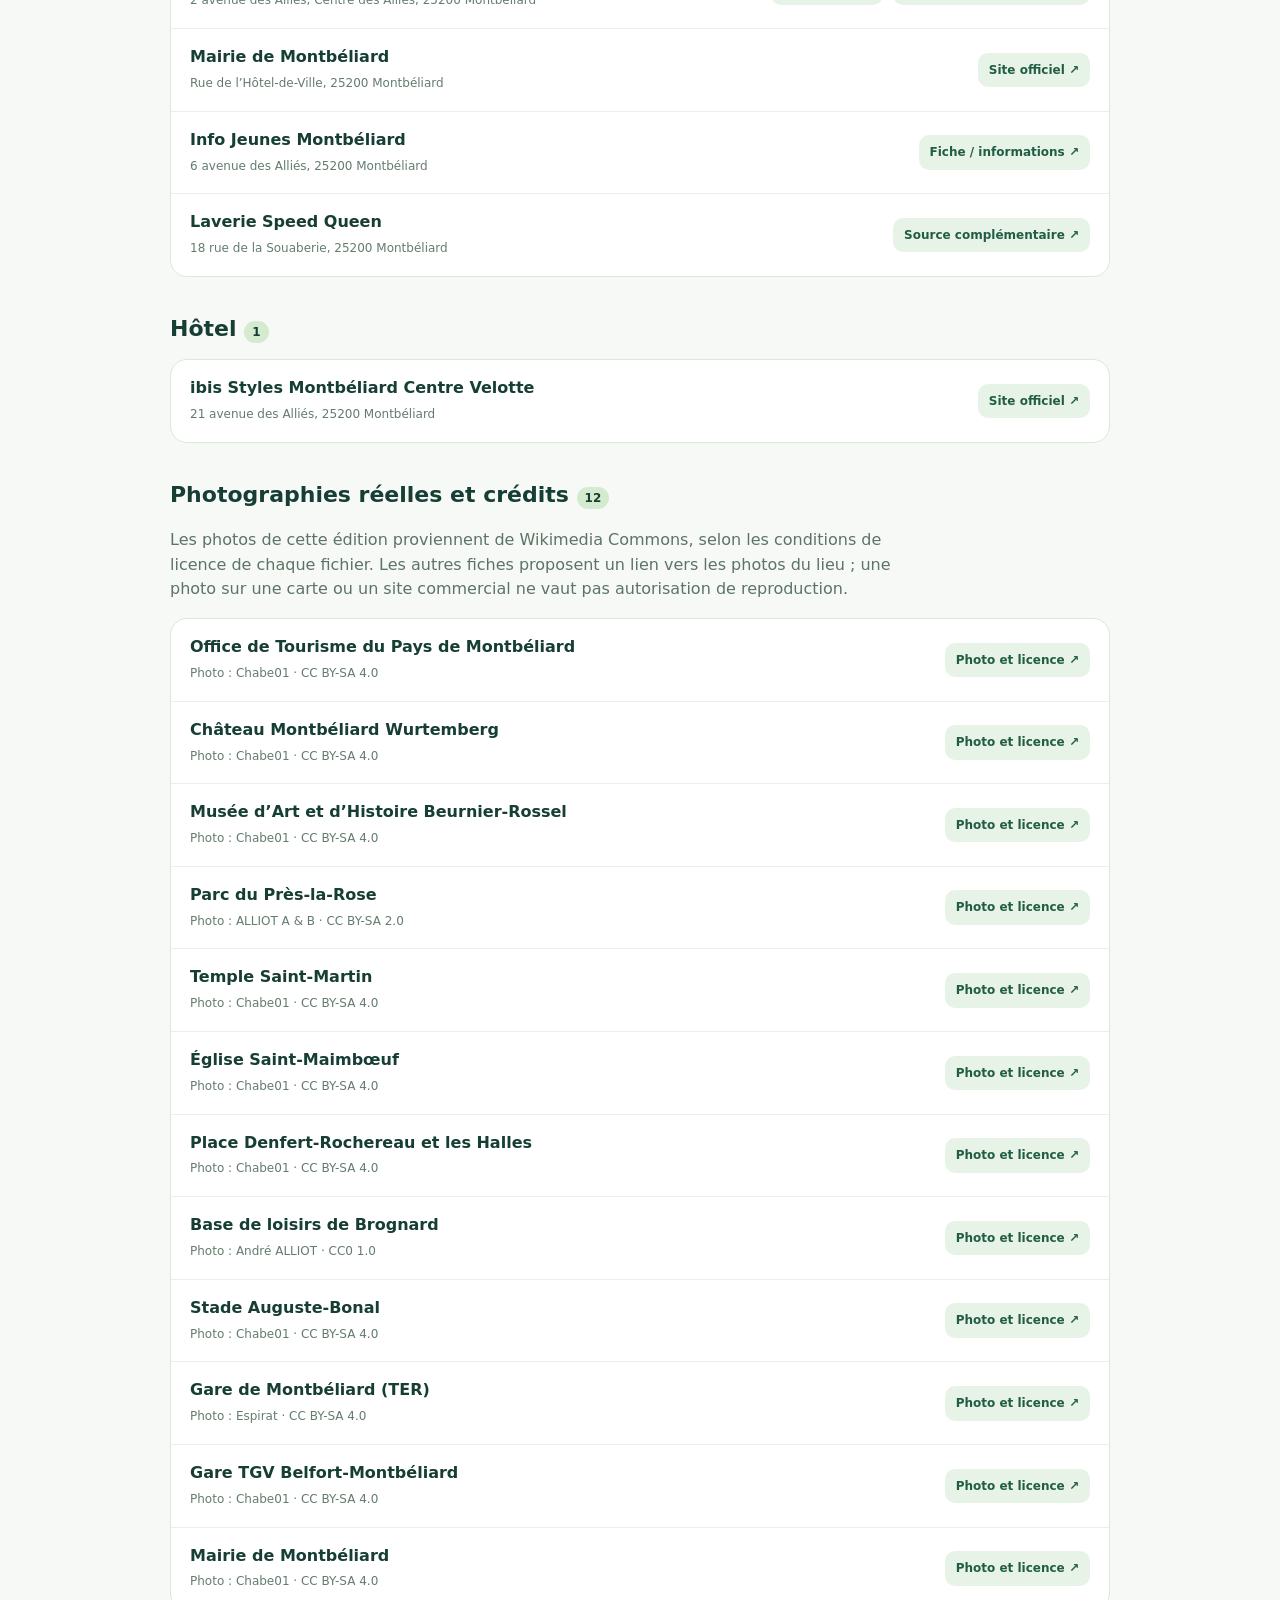
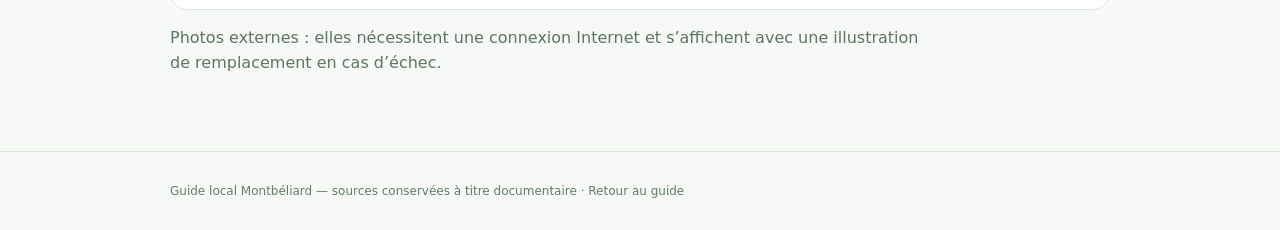
<file: sources.html>
<!DOCTYPE html>
<html lang="fr"><head><meta charset="utf-8"/><meta content="width=device-width,initial-scale=1" name="viewport"/><meta content="#176254" name="theme-color"/><title>Sources et vérifications · Guide local Montbéliard</title><link href="images/favicon.svg" rel="icon" type="image/svg+xml"/><style>:root{font-family:Inter,system-ui,Arial,sans-serif;color:#163e34;background:#f7f9f6}*{box-sizing:border-box}body{margin:0;line-height:1.55}.shell{width:min(940px,calc(100% - 30px));margin:auto}header{background:#164f43;padding:20px 0;color:white}header .shell{display:flex;align-items:center;justify-content:space-between;gap:10px}a{color:inherit;text-decoration:none}header a{font-weight:800}header small{opacity:.75}main{padding:40px 0}h1{font-size:clamp(30px,4vw,52px);letter-spacing:-1.8px;line-height:1.1;margin:0 0 12px}h2{font-size:22px;margin:0 0 13px}h2 small{background:#d4ebd0;padding:4px 8px;border-radius:50px;font-size:12px}.lede{max-width:760px;color:#5c7466}.important{background:#ebf3dc;border:1px solid #d7e7ba;border-radius:16px;padding:18px;margin:26px 0}.important a{text-decoration:underline}.group{margin:35px 0}ul{padding:0;margin:0;list-style:none;border-radius:17px;overflow:hidden;border:1px solid #dce7db;background:white}li{display:flex;gap:16px;justify-content:space-between;align-items:center;padding:16px 19px;border-bottom:1px solid #e9f0e8}li:last-child{border:0}li strong{display:block}li span{font-size:12px;color:#647c6d}.links{display:flex;gap:10px;flex-wrap:wrap;justify-content:end}.links a{font-size:12px;font-weight:800;background:#e8f3e8;padding:8px 11px;border-radius:10px;white-space:nowrap;color:#205d44}footer{padding:30px 0;color:#627b6c;font-size:12px;border-top:1px solid #dce7db}@media(max-width:700px){li{align-items:flex-start;flex-direction:column}.links{justify-content:start}}</style></head><body><header><div class="shell"><a href="index.html">← Retour au guide</a><small>ibis Styles · Montbéliard Centre Velotte</small></div></header><main class="shell"><h1>Sources &amp; vérifications</h1><p class="lede">Sources revues le 26 octobre 2026. Les pages officielles et les fiches précises sont privilégiées. Un lien vérifié peut changer sans préavis.</p><div class="important">Les sites tiers peuvent modifier leurs adresses. Chaque fiche offre un itinéraire cartographique indépendant. Ce contrôle ne garantit pas les horaires, l’ouverture de l’établissement ou ses tarifs en temps réel. Voir <a href="AUDIT-LIENS-2026-10-26.md">le rapport des liens</a> et le suivi photo pour les droits de republication.</div><section class="group" id="discover"><h2>Patrimoine &amp; découvertes <small>13</small></h2><ul><li><div><strong>Office de Tourisme du Pays de Montbéliard</strong><span>1 rue Henri Mouhot, 25200 Montbéliard</span></div><div class="links"><a href="https://www.paysdemontbeliard-tourisme.com/office-de-tourisme" rel="noopener noreferrer" target="_blank">Site officiel ↗</a></div></li><li><div><strong>Château Montbéliard Wurtemberg</strong><span>7 rue des Tours, 25200 Montbéliard</span></div><div class="links"><a href="https://www.chateaumontbeliardwurtemberg.fr/" rel="noopener noreferrer" target="_blank">Site officiel ↗</a></div></li><li><div><strong>Musée d’Art et d’Histoire Beurnier-Rossel</strong><span>8 place Saint-Martin, 25200 Montbéliard</span></div><div class="links"><a href="https://www.chateaumontbeliardwurtemberg.fr/le-musee-dart-et-dhistoire-hotel-beurnier-rossel" rel="noopener noreferrer" target="_blank">Site officiel ↗</a><a href="https://www.paysdemontbeliard-tourisme.com/musees/decibelles/detail/pcubou000v50dbd4/musee-dart-et-dhistoire-beurnier-rossel" rel="noopener noreferrer" target="_blank">Source complémentaire ↗</a></div></li><li><div><strong>Parc du Près-la-Rose</strong><span>Impasse de la Presqu’île, 25200 Montbéliard</span></div><div class="links"><a href="https://www.paysdemontbeliard-tourisme.com/nature/decibelles/detail/pcubfc000v51xgrd/parc-du-pres-la-rose" rel="noopener noreferrer" target="_blank">Site officiel ↗</a></div></li><li><div><strong>Pavillon des Sciences</strong><span>5 impasse de la Presqu’île, 25200 Montbéliard</span></div><div class="links"><a href="https://www.pavillon-sciences.com/" rel="noopener noreferrer" target="_blank">Site officiel ↗</a><a href="https://www.pavillon-sciences.com/infos-pratiques" rel="noopener noreferrer" target="_blank">Source complémentaire ↗</a></div></li><li><div><strong>Temple Saint-Martin</strong><span>Place Saint-Martin, 25200 Montbéliard</span></div><div class="links"><a href="https://www.temple-saint-martin.fr/" rel="noopener noreferrer" target="_blank">Site officiel ↗</a><a href="https://www.culture.gouv.fr/regions/drac-bourgogne-franche-comte/actualite-a-la-une/temple-saint-martin-de-montbeliard-une-renaissance-apres-une-restauration-integrale" rel="noopener noreferrer" target="_blank">Source complémentaire ↗</a></div></li><li><div><strong>Église Saint-Maimbœuf</strong><span>1 parvis Jean-Flory, 25200 Montbéliard</span></div><div class="links"><a href="https://www.paysdemontbeliard-tourisme.com/montbeliard-cite-des-princes" rel="noopener noreferrer" target="_blank">Source complémentaire ↗</a></div></li><li><div><strong>Place Denfert-Rochereau et les Halles</strong><span>Place Denfert-Rochereau, 25200 Montbéliard</span></div><div class="links"><a href="https://www.paysdemontbeliard-tourisme.com/montbeliard-cite-des-princes" rel="noopener noreferrer" target="_blank">Source complémentaire ↗</a></div></li><li><div><strong>Circuit urbain Heinrich Schickhardt</strong><span>Place Saint-Martin, 25200 Montbéliard</span></div><div class="links"><a href="https://www.paysdemontbeliard-tourisme.com/montbeliard-cite-des-princes" rel="noopener noreferrer" target="_blank">Source complémentaire ↗</a></div></li><li><div><strong>Musée de l’Aventure Peugeot</strong><span>Carrefour de l’Europe, 25600 Sochaux</span></div><div class="links"><a href="https://laventure-association.com/laventure-peugeot/le-musee-de-laventure-peugeot/" rel="noopener noreferrer" target="_blank">Site officiel ↗</a><a href="https://www.paysdemontbeliard-tourisme.com/index.php/musees/decibelles/detail/pcubou000v50dbdc/musee-de-laventure-peugeot" rel="noopener noreferrer" target="_blank">Source complémentaire ↗</a></div></li><li><div><strong>Base de loisirs de Brognard</strong><span>Base de loisirs du Pays de Montbéliard, 25600 Brognard</span></div><div class="links"><a href="https://www.paysdemontbeliard-tourisme.com/index.php/nature/decibelles/detail/ascbou000v50da9q/base-de-loisirs-du-pays-de-montbeliard" rel="noopener noreferrer" target="_blank">Fiche / informations ↗</a></div></li><li><div><strong>EuroVelo 6 — itinéraire cyclable</strong><span>Parc du Près-la-Rose, 25200 Montbéliard</span></div><div class="links"><a href="https://fr.eurovelo.com/ev6" rel="noopener noreferrer" target="_blank">Fiche / informations ↗</a></div></li><li><div><strong>Stade Auguste-Bonal</strong><span>Stade Bonal, 25200 Montbéliard</span></div><div class="links"><a href="https://www.fcsochaux.fr/stade-bonal" rel="noopener noreferrer" target="_blank">Fiche / informations ↗</a></div></li></ul></section><section class="group" id="food"><h2>Restaurants <small>9</small></h2><ul><li><div><strong>Le Châtel</strong><span>12 rue du Collège, 25200 Montbéliard</span></div><div class="links"><a href="https://le-chatel.eu/" rel="noopener noreferrer" target="_blank">Site officiel ↗</a><a href="https://www.paysdemontbeliard-tourisme.com/manger/decibelles/detail/resbfc025313017941/le-chatel" rel="noopener noreferrer" target="_blank">Source complémentaire ↗</a></div></li><li><div><strong>La Pause Gourmande</strong><span>4 bis rue du Château, 25200 Montbéliard</span></div><div class="links"><a href="https://www.paysdemontbeliard-tourisme.com/manger/decibelles/detail/resbfc025313017340/la-pause-gourmande" rel="noopener noreferrer" target="_blank">Fiche / informations ↗</a></div></li><li><div><strong>Chez Cass’Graine</strong><span>4 rue du Général-Leclerc, 25200 Montbéliard</span></div><div class="links"><a href="https://www.restaurant-cassgraine.fr/" rel="noopener noreferrer" target="_blank">Site officiel ↗</a></div></li><li><div><strong>La Tentation</strong><span>11 place du Général-de-Gaulle, 25200 Montbéliard</span></div><div class="links"><a href="https://restaurant-latentation.fr/" rel="noopener noreferrer" target="_blank">Site officiel ↗</a><a href="https://www.paysdemontbeliard-tourisme.com/manger/decibelles/detail/resbfc000v51ca66/la-tentation" rel="noopener noreferrer" target="_blank">Source complémentaire ↗</a></div></li><li><div><strong>Le Café Central</strong><span>11 place Denfert-Rochereau, 25200 Montbéliard</span></div><div class="links"><a href="https://www.paysdemontbeliard-tourisme.com/node/21620" rel="noopener noreferrer" target="_blank">Fiche / informations ↗</a></div></li><li><div><strong>Ho’Plats Gourmands</strong><span>5 rue Velotte, 25200 Montbéliard</span></div><div class="links"><a href="https://hoplats-gourmands.com/" rel="noopener noreferrer" target="_blank">Site officiel ↗</a><a href="https://espritcommerces.fr/nos-commercants/" rel="noopener noreferrer" target="_blank">Source complémentaire ↗</a></div></li><li><div><strong>Sakura Sushi</strong><span>37 rue Georges-Clémenceau, 25200 Montbéliard</span></div><div class="links"><a href="https://www.sakurasushi25200.fr/" rel="noopener noreferrer" target="_blank">Site officiel ↗</a><a href="https://www.paysdemontbeliard-tourisme.com/manger/decibelles/detail/resbfc025313015129/restaurant-sakura-sushi" rel="noopener noreferrer" target="_blank">Source complémentaire ↗</a></div></li><li><div><strong>Chez Witt Street Food</strong><span>2 rue de Belfort, 25200 Montbéliard</span></div><div class="links"><a href="https://chez-witt-montbeliard.metro.bar/?lang=fr" rel="noopener noreferrer" target="_blank">Site officiel ↗</a><a href="https://www.paysdemontbeliard-tourisme.com/manger/decibelles/detail/resbfc025313013927/chez-witt" rel="noopener noreferrer" target="_blank">Source complémentaire ↗</a></div></li><li><div><strong>Signorizza</strong><span>17C rue Jacques-Foillet, 25200 Montbéliard</span></div><div class="links"><a href="https://www.paysdemontbeliard-tourisme.com/manger/decibelles/detail/resbfc000v52p00a/signorizza" rel="noopener noreferrer" target="_blank">Fiche / informations ↗</a></div></li></ul></section><section class="group" id="bakery"><h2>Boulangeries &amp; gourmandises <small>5</small></h2><ul><li><div><strong>Maison Debrie</strong><span>20 rue Velotte, 25200 Montbéliard</span></div><div class="links"><a href="https://maison-debrie.fr" rel="noopener noreferrer" target="_blank">Site officiel ↗</a><a href="https://maison-debrie.fr/" rel="noopener noreferrer" target="_blank">Source complémentaire ↗</a></div></li><li><div><strong>La Mie Câline</strong><span>1 place Denfert-Rochereau, 25200 Montbéliard</span></div><div class="links"><a href="https://www.lamiecaline.com/boutiques/montbeliard/" rel="noopener noreferrer" target="_blank">Site officiel ↗</a></div></li><li><div><strong>Biscuiterie Billiotte</strong><span>5 rue Georges-Clémenceau, 25200 Montbéliard</span></div><div class="links"><a href="https://boutique.biscuiterie-billiotte.fr/nos-magasins" rel="noopener noreferrer" target="_blank">Site officiel ↗</a><a href="https://www.biscuiterie-billiotte.fr/la-biscuiterie/" rel="noopener noreferrer" target="_blank">Source complémentaire ↗</a></div></li><li><div><strong>Jean-Philippe Ragot Chocolatier</strong><span>15 rue de Belfort, 25200 Montbéliard</span></div><div class="links"><a href="https://www.chocolatragot.fr/" rel="noopener noreferrer" target="_blank">Site officiel ↗</a></div></li><li><div><strong>Chocolaterie Vergne</strong><span>55 rue Jacques-Foillet, 25200 Montbéliard</span></div><div class="links"><a href="https://www.patisserie-vergne.fr/notre-maison/" rel="noopener noreferrer" target="_blank">Site officiel ↗</a><a href="https://www.patisserie-vergne.fr/contact/" rel="noopener noreferrer" target="_blank">Source complémentaire ↗</a></div></li></ul></section><section class="group" id="shopping"><h2>Courses &amp; boutiques <small>7</small></h2><ul><li><div><strong>Carrefour Express centre-ville</strong><span>8 rue de la Souaberie, 25200 Montbéliard</span></div><div class="links"><a href="https://www.carrefour.fr/magasin/express-montbeliard" rel="noopener noreferrer" target="_blank">Site officiel ↗</a></div></li><li><div><strong>Carrefour Montbéliard</strong><span>2 route de Bethoncourt (CD 136 bis), 25200 Montbéliard</span></div><div class="links"><a href="https://www.carrefour.fr/magasin/montbeliard" rel="noopener noreferrer" target="_blank">Site officiel ↗</a></div></li><li><div><strong>E.Leclerc Montbéliard</strong><span>Rue Jacques-Foillet, ZAC du Pied des Gouttes, 25200 Montbéliard</span></div><div class="links"><a href="https://www.e.leclerc/mag/e-leclerc-montbeliard" rel="noopener noreferrer" target="_blank">Site officiel ↗</a></div></li><li><div><strong>Librairie Littéra</strong><span>4 avenue des Alliés, 25200 Montbéliard</span></div><div class="links"><a href="https://www.livre-bourgognefranchecomte.fr/librairie/littera/montbeliard" rel="noopener noreferrer" target="_blank">Fiche / informations ↗</a></div></li><li><div><strong>Marché du mercredi — centre-ville</strong><span>Centre-ville, 25200 Montbéliard</span></div><div class="links"><a href="https://www.montbeliard.fr/ma-ville-au-quotidien/entreprises-commerces-et-artisanat/destination-shopping/marches-hebdomadaires/" rel="noopener noreferrer" target="_blank">Site officiel ↗</a></div></li><li><div><strong>Marché du samedi — Roselière</strong><span>Quartier de la Roselière, 25200 Montbéliard</span></div><div class="links"><a href="https://www.montbeliard.fr/ma-ville-au-quotidien/entreprises-commerces-et-artisanat/destination-shopping/marches-hebdomadaires/" rel="noopener noreferrer" target="_blank">Site officiel ↗</a></div></li><li><div><strong>Marché du mardi — Petite-Hollande</strong><span>Rue Ravel, 25200 Montbéliard</span></div><div class="links"><a href="https://www.montbeliard.fr/ma-ville-au-quotidien/entreprises-commerces-et-artisanat/destination-shopping/marches-hebdomadaires/" rel="noopener noreferrer" target="_blank">Site officiel ↗</a></div></li></ul></section><section class="group" id="health"><h2>Santé <small>2</small></h2><ul><li><div><strong>Pharmacie du Carré Piéton</strong><span>40 rue des Fèbvres, 25200 Montbéliard</span></div><div class="links"><a href="https://www.pharmacieducarrepieton.com/pharmacie" rel="noopener noreferrer" target="_blank">Site officiel ↗</a></div></li><li><div><strong>Pharmacie du Pays de Montbéliard</strong><span>11 rue André-Boulloche, 25200 Montbéliard</span></div><div class="links"><a href="https://pharmacie-du-pays-de-montbeliard.giropharm.fr/" rel="noopener noreferrer" target="_blank">Site officiel ↗</a></div></li></ul></section><section class="group" id="transport"><h2>Transports <small>3</small></h2><ul><li><div><strong>Gare de Montbéliard (TER)</strong><span>Place du Général-de-Gaulle, 25200 Montbéliard</span></div><div class="links"><a href="https://www.sncf-connect.com/gares/montbeliard" rel="noopener noreferrer" target="_blank">Site officiel ↗</a></div></li><li><div><strong>Réseau de bus évolitY</strong><span>Gare et Acropole, 25200 Montbéliard</span></div><div class="links"><a href="https://www.evolity.fr/" rel="noopener noreferrer" target="_blank">Site officiel ↗</a><a href="https://www.evolity.fr/telechargez-vos-horaires-evolity/" rel="noopener noreferrer" target="_blank">Source complémentaire ↗</a></div></li><li><div><strong>Gare TGV Belfort-Montbéliard</strong><span>Gare TGV Belfort-Montbéliard, 90400 Meroux-Moval</span></div><div class="links"><a href="https://www.sncf-connect.com/gares/belfort/belfort-montbeliard-tgv" rel="noopener noreferrer" target="_blank">Fiche / informations ↗</a></div></li></ul></section><section class="group" id="parking"><h2>Stationnement &amp; recharge <small>6</small></h2><ul><li><div><strong>Parking public Velotte</strong><span>21 avenue des Alliés, 25200 Montbéliard</span></div><div class="links"><a href="https://all.accor.com/hotel/8187/index.fr.shtml" rel="noopener noreferrer" target="_blank">Site officiel ↗</a><a href="https://www.montbeliard.fr/ma-ville-au-quotidien/stationnement/" rel="noopener noreferrer" target="_blank">Source complémentaire ↗</a></div></li><li><div><strong>Parking des Alliés</strong><span>Avenue des Alliés, 25200 Montbéliard</span></div><div class="links"><a href="https://www.montbeliard.fr/ma-ville-au-quotidien/stationnement/" rel="noopener noreferrer" target="_blank">Site officiel ↗</a></div></li><li><div><strong>Parking des Blancheries</strong><span>Rue Charles-Goguel, 25200 Montbéliard</span></div><div class="links"><a href="https://www.montbeliard.fr/ma-ville-au-quotidien/stationnement/" rel="noopener noreferrer" target="_blank">Site officiel ↗</a></div></li><li><div><strong>Parking Lizaine Sud</strong><span>Parking Lizaine Sud, 25200 Montbéliard</span></div><div class="links"><a href="https://www.montbeliard.fr/ma-ville-au-quotidien/stationnement/" rel="noopener noreferrer" target="_blank">Site officiel ↗</a></div></li><li><div><strong>Recharge électrique — Parking Velotte</strong><span>21 avenue des Alliés, 25200 Montbéliard</span></div><div class="links"><a href="https://all.accor.com/hotel/8187/index.fr.shtml" rel="noopener noreferrer" target="_blank">Site officiel ↗</a></div></li><li><div><strong>Tesla Superchargeur Montbéliard</strong><span>ZAC du Pied des Gouttes, 25200 Montbéliard</span></div><div class="links"><a href="https://www.tesla.com/findus/location/supercharger/Montbeliard422" rel="noopener noreferrer" target="_blank">Site officiel ↗</a></div></li></ul></section><section class="group" id="services"><h2>Services pratiques <small>4</small></h2><ul><li><div><strong>Médiathèque de Montbéliard</strong><span>2 avenue des Alliés, Centre des Alliés, 25200 Montbéliard</span></div><div class="links"><a href="https://mediatheque.montbeliard.fr/" rel="noopener noreferrer" target="_blank">Site officiel ↗</a><a href="https://www.montbeliard.fr/mes-sorties-mes-activites/la-mediatheque-de-montbliard/" rel="noopener noreferrer" target="_blank">Source complémentaire ↗</a></div></li><li><div><strong>Mairie de Montbéliard</strong><span>Rue de l’Hôtel-de-Ville, 25200 Montbéliard</span></div><div class="links"><a href="https://www.montbeliard.fr/" rel="noopener noreferrer" target="_blank">Site officiel ↗</a></div></li><li><div><strong>Info Jeunes Montbéliard</strong><span>6 avenue des Alliés, 25200 Montbéliard</span></div><div class="links"><a href="https://www.montbeliard.fr/ma-ville-au-quotidien/enfance-jeunesse-scolarite/information-jeunesse/etudier-se-former-partir-a-l-etranger/" rel="noopener noreferrer" target="_blank">Fiche / informations ↗</a></div></li><li><div><strong>Laverie Speed Queen</strong><span>18 rue de la Souaberie, 25200 Montbéliard</span></div><div class="links"><a href="https://www.google.com/maps/search/?api=1&amp;query=Speed%20Queen%20Montbeliard" rel="noopener noreferrer" target="_blank">Source complémentaire ↗</a></div></li></ul></section><section class="group" id="essentials"><h2>Hôtel <small>1</small></h2><ul><li><div><strong>ibis Styles Montbéliard Centre Velotte</strong><span>21 avenue des Alliés, 25200 Montbéliard</span></div><div class="links"><a href="https://all.accor.com/hotel/8187/index.fr.shtml" rel="noopener noreferrer" target="_blank">Site officiel ↗</a></div></li></ul></section><section class="group" id="photos"><h2>Photographies réelles et crédits <small>12</small></h2><p class="lede">Les photos de cette édition proviennent de Wikimedia Commons, selon les conditions de licence de chaque fichier. Les autres fiches proposent un lien vers les photos du lieu ; une photo sur une carte ou un site commercial ne vaut pas autorisation de reproduction.</p><ul><li><div><strong>Office de Tourisme du Pays de Montbéliard</strong><span>Photo : Chabe01 · CC BY-SA 4.0</span></div><div class="links"><a href="https://commons.wikimedia.org/wiki/File:Office_Tourisme_-_Montb%C3%A9liard_%28FR25%29_-_2026-09-12_-_2.jpg" rel="noopener noreferrer" target="_blank">Photo et licence ↗</a></div></li><li><div><strong>Château Montbéliard Wurtemberg</strong><span>Photo : Chabe01 · CC BY-SA 4.0</span></div><div class="links"><a href="https://commons.wikimedia.org/wiki/File:B%C3%A2timent_Nord_Ch%C3%A2teau_Ducs_Wurtemberg_-_Montb%C3%A9liard_%28FR25%29_-_2026-09-12_-_1.jpg" rel="noopener noreferrer" target="_blank">Photo et licence ↗</a></div></li><li><div><strong>Musée d’Art et d’Histoire Beurnier-Rossel</strong><span>Photo : Chabe01 · CC BY-SA 4.0</span></div><div class="links"><a href="https://commons.wikimedia.org/wiki/File:H%C3%B4tel_Beurnier_Rossel_-_Montb%C3%A9liard_%28FR25%29_-_2026-09-12_-_1.jpg" rel="noopener noreferrer" target="_blank">Photo et licence ↗</a></div></li><li><div><strong>Parc du Près-la-Rose</strong><span>Photo : ALLIOT A &amp; B · CC BY-SA 2.0</span></div><div class="links"><a href="https://commons.wikimedia.org/wiki/File:Parc_Pr%C3%A8s_la_Rose_-_Montb%C3%A9liard.jpg" rel="noopener noreferrer" target="_blank">Photo et licence ↗</a></div></li><li><div><strong>Temple Saint-Martin</strong><span>Photo : Chabe01 · CC BY-SA 4.0</span></div><div class="links"><a href="https://commons.wikimedia.org/wiki/File:Temple_Saint_Martin_-_Montb%C3%A9liard_%28FR25%29_-_2026-09-12_-_1.jpg" rel="noopener noreferrer" target="_blank">Photo et licence ↗</a></div></li><li><div><strong>Église Saint-Maimbœuf</strong><span>Photo : Chabe01 · CC BY-SA 4.0</span></div><div class="links"><a href="https://commons.wikimedia.org/wiki/File:%C3%89glise_Saint_Maimb%C5%93uf_-_Montb%C3%A9liard_%28FR25%29_-_2026-09-12_-_11.jpg" rel="noopener noreferrer" target="_blank">Photo et licence ↗</a></div></li><li><div><strong>Place Denfert-Rochereau et les Halles</strong><span>Photo : Chabe01 · CC BY-SA 4.0</span></div><div class="links"><a href="https://commons.wikimedia.org/wiki/File:Halles_-_Montb%C3%A9liard_%28FR25%29_-_2026-09-12_-_1.jpg" rel="noopener noreferrer" target="_blank">Photo et licence ↗</a></div></li><li><div><strong>Base de loisirs de Brognard</strong><span>Photo : André ALLIOT · CC0 1.0</span></div><div class="links"><a href="https://commons.wikimedia.org/wiki/File:Base_Nautique_de_Brognard.jpg" rel="noopener noreferrer" target="_blank">Photo et licence ↗</a></div></li><li><div><strong>Stade Auguste-Bonal</strong><span>Photo : Chabe01 · CC BY-SA 4.0</span></div><div class="links"><a href="https://commons.wikimedia.org/wiki/File:Stade_Auguste_Bonal_-_Montb%C3%A9liard_%28FR25%29_-_2026-09-12_-_11.jpg" rel="noopener noreferrer" target="_blank">Photo et licence ↗</a></div></li><li><div><strong>Gare de Montbéliard (TER)</strong><span>Photo : Espirat · CC BY-SA 4.0</span></div><div class="links"><a href="https://commons.wikimedia.org/wiki/File:Gare_de_Montb%C3%A9liard_%282%29.jpg" rel="noopener noreferrer" target="_blank">Photo et licence ↗</a></div></li><li><div><strong>Gare TGV Belfort-Montbéliard</strong><span>Photo : Chabe01 · CC BY-SA 4.0</span></div><div class="links"><a href="https://commons.wikimedia.org/wiki/File:Inscription_Gare_Belfort_Montb%C3%A9liard_TGV_Meroux_Moval_Avenue_Gare_TGV_-_Meroux-Moval_%28FR90%29_-_2026-10-01_-_1.jpg" rel="noopener noreferrer" target="_blank">Photo et licence ↗</a></div></li><li><div><strong>Mairie de Montbéliard</strong><span>Photo : Chabe01 · CC BY-SA 4.0</span></div><div class="links"><a href="https://commons.wikimedia.org/wiki/File:H%C3%B4tel_Ville_-_Montb%C3%A9liard_%28FR25%29_-_2026-09-12_-_1.jpg" rel="noopener noreferrer" target="_blank">Photo et licence ↗</a></div></li></ul><p class="lede">Photos externes : elles nécessitent une connexion Internet et s’affichent avec une illustration de remplacement en cas d’échec.</p></section></main><footer><div class="shell">Guide local Montbéliard — sources conservées à titre documentaire · <a href="index.html">Retour au guide</a></div></footer></body></html>
</file>
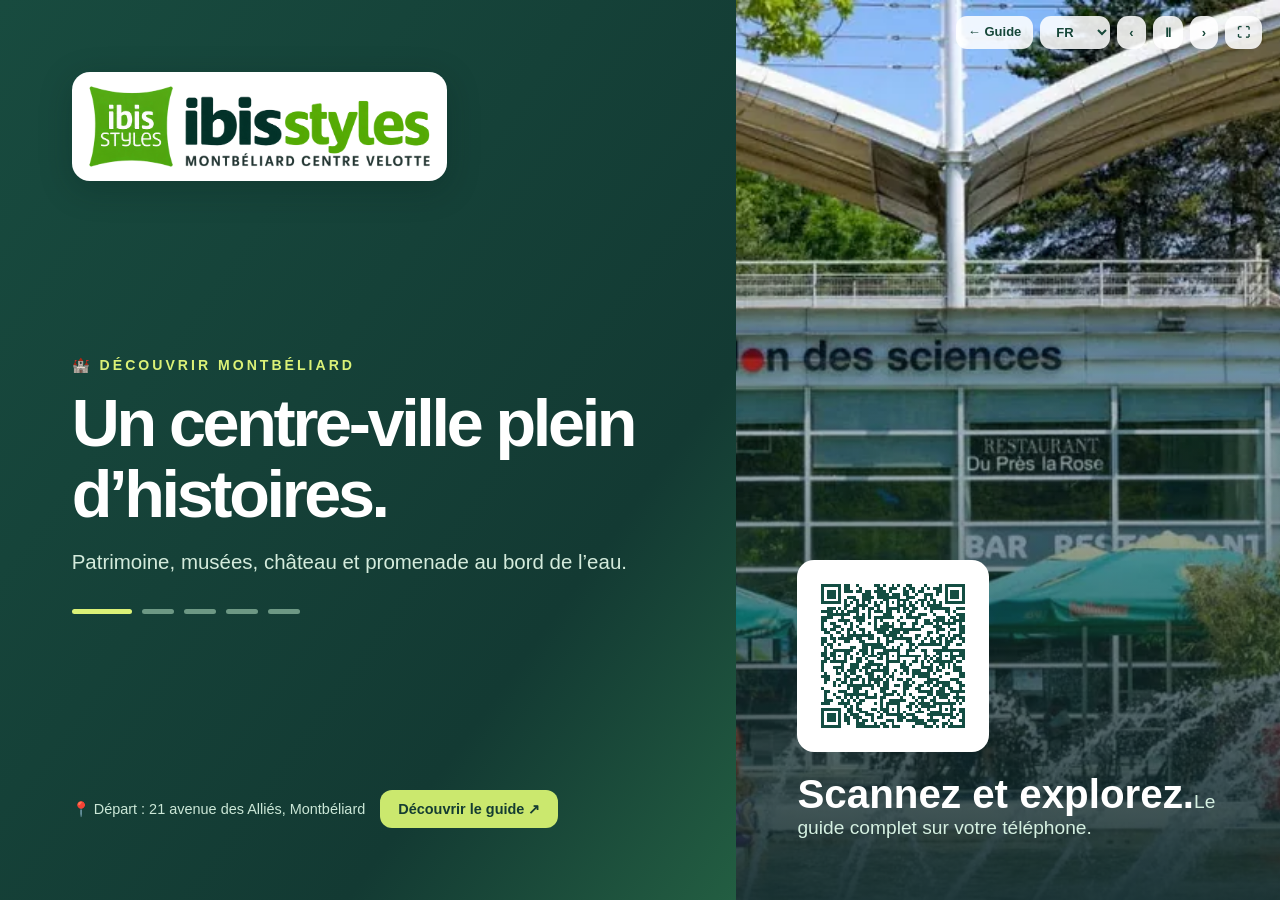
<file: tv.html>
<!doctype html><html lang="fr"><head><meta charset="utf-8"><meta name="viewport" content="width=device-width,initial-scale=1"><meta name="theme-color" content="#123b33"><title>Guide local · Mode TV</title><link rel="icon" href="images/favicon-ibis-styles.png" type="image/png"><style>
:root{--dark:#123d35;--lime:#dbf177}*{box-sizing:border-box}html,body{margin:0;min-height:100%;font-family:'Segoe UI',Inter,Arial,sans-serif;background:#0f3833;color:white}body{min-height:100vh;overflow:hidden}.tv{min-height:100vh;display:grid;grid-template-columns:1.15fr .85fr}.left{padding:clamp(25px,5.6vw,108px);display:flex;flex-direction:column;justify-content:space-between;background:linear-gradient(126deg,#184b3f,#133a33 72%,#235e42)}.right{position:relative;min-height:100vh;display:flex;align-items:end;background:#2a685d;overflow:hidden}.right:after{content:'';position:absolute;inset:0;background:linear-gradient(0deg,#112b2deb 0%,transparent 76%)}.right>img{position:absolute;width:100%;height:100%;object-fit:cover;inset:0}.logo{font-weight:900;font-size:clamp(21px,2.5vw,37px);letter-spacing:-1.3px}.logo b{color:var(--lime)}.logo small{display:block;font-size:clamp(9px,.87vw,13px);letter-spacing:2px;font-weight:700;margin-top:6px;color:#bfdfc6}.eyebrow{text-transform:uppercase;color:var(--lime);font-weight:850;letter-spacing:3px;font-size:clamp(11px,1.1vw,17px)}h1{font-size:clamp(38px,5.2vw,100px);letter-spacing:-.05em;line-height:1.06;max-width:900px;margin:15px 0 15px}p{color:#d4ebdc;max-width:810px;font-size:clamp(17px,1.6vw,26px)}.dots{display:flex;gap:10px;margin-top:35px}.dots span{width:32px;height:5px;border-radius:6px;background:#6d9884}.dots span.current{background:var(--lime);width:60px}.tv-footer{font-size:clamp(11px,1.13vw,17px);display:flex;align-items:center;gap:15px;flex-wrap:wrap;color:#cbe7d7}.tv-footer a{background:#cbe86e;color:#153d32;border-radius:12px;padding:11px 18px;text-decoration:none;font-weight:850}.right-overlay{position:relative;z-index:1;width:100%;padding:clamp(27px,4.8vw,83px);display:flex;flex-direction:column;align-items:flex-start;gap:20px}.qr{width:clamp(125px,15vw,235px);padding:12px;background:#fff;border-radius:17px}.qr img{width:100%;display:block;image-rendering:pixelated}.right-overlay strong{font-size:clamp(26px,3.15vw,55px);line-height:1.1}.right-overlay small{font-size:clamp(14px,1.5vw,22px);color:#d5f0e1}.controls{position:fixed;right:18px;top:16px;display:flex;gap:7px;z-index:5}.controls button,.controls select,.controls a{padding:8px 12px;border-radius:11px;background:#ffffffde;border:0;color:#174739;font-weight:850;cursor:pointer;text-decoration:none;font-size:13px}.screen-reader{position:absolute;width:1px;height:1px;overflow:hidden;clip:rect(0,0,0,0)}@media(max-width:900px){body{overflow:auto}.tv{display:block}.left{min-height:65vh;gap:30px;padding:52px 28px}.right{min-height:40vh}.right-overlay{flex-direction:row;align-items:center}.right>img{object-position:center}.right-overlay strong{font-size:30px}.qr{width:125px}.controls{top:8px;right:8px}}@media(prefers-reduced-motion:reduce){*{transition:none!important;animation:none!important}}

/* Nouveau logo sur fond blanc pour conserver le contraste sur la page TV */
.logo{display:inline-flex;align-self:flex-start;max-width:100%;padding:12px 15px;border-radius:18px;background:white;box-shadow:0 8px 32px #071a1940}.tv-brand-logo{display:block;width:clamp(235px,27vw,370px);max-width:100%;height:auto;object-fit:contain}@media(max-width:480px){.logo{padding:10px;border-radius:12px}.tv-brand-logo{width:min(72vw,300px)}}
</style></head><body>
<div class="controls" aria-label="Contrôles de la présentation"><a href="index.html" id="back">← Guide</a><label for="lang" class="screen-reader">Langue</label><select id="lang" aria-label="Langue"><option value="fr">FR</option><option value="en">EN</option><option value="de">DE</option><option value="zh">中文</option></select><button type="button" id="prev" aria-label="Diapositive précédente">‹</button><button type="button" id="pause" aria-label="Pause">Ⅱ</button><button type="button" id="next" aria-label="Diapositive suivante">›</button><button type="button" id="full" aria-label="Plein écran">⛶</button></div>
<main class="tv"><section class="left"><div class="logo" aria-label="ibis Styles — Montbéliard Centre Velotte"><img class="tv-brand-logo" src="images/logo-ibis-styles-velotte.png" alt="ibis Styles — Montbéliard Centre Velotte"></div><div aria-live="polite"><div class="eyebrow" id="eyebrow">VOTRE GUIDE LOCAL</div><h1 id="heading">Montbéliard, à portée de main.</h1><p id="summary">Découvrez les meilleures idées pour votre séjour.</p><div class="dots" id="dots" aria-hidden="true"></div></div><div class="tv-footer"><span id="from">📍 Départ : 21 avenue des Alliés, Montbéliard</span><a id="cta" href="index.html">Découvrir le guide ↗</a></div></section><aside class="right"><img src="images/montbeliard-illustration.svg" alt="" id="visual"><div class="right-overlay"><div class="qr"><img src="images/qr-guide.png" alt="QR code vers le guide local"></div><div><strong id="qrhead">Scannez et explorez.</strong><small id="qrtext">Le guide complet sur votre téléphone.</small></div></div></aside></main>
<script src="photo-cache.js?v=20261026-photos-fiables"></script>
<script src="translations.js?v=20261026-photos-locales"></script><script>
(()=>{'use strict';const slides=[
{category:'discover',icon:'🏰',img:'images/science.webp',fr:['DÉCOUVRIR MONTBÉLIARD','Un centre-ville plein d’histoires.','Patrimoine, musées, château et promenade au bord de l’eau.'],en:['DISCOVER MONTBÉLIARD','A town full of stories.','Heritage, museums, castle and waterside walks.'],de:['MONTBÉLIARD ENTDECKEN','Eine Stadt voller Geschichten.','Kulturerbe, Museen, Schloss und Spaziergänge am Wasser.'],zh:['探索蒙贝利亚尔','一座充满故事的城市。','历史、博物馆、城堡与水边漫步。']},
{category:'food',icon:'🍽️',img:'images/chatel.webp',fr:['SAVEURS LOCALES','À table !','Restaurants, produits comtois et bonnes adresses gourmandes.'],en:['LOCAL FLAVOURS','Time to eat!','Restaurants, regional food and delicious discoveries.'],de:['LOKALE SPEZIALITÄTEN','Guten Appetit!','Restaurants, regionale Produkte und Genussideen.'],zh:['当地美食','来享用美食吧！','餐厅、当地特色美食与美味推荐。']},
{category:'shopping',icon:'🛍️',img:'images/carrefour-express.webp',fr:['PRATIQUE AU QUOTIDIEN','Tout à portée de main.','Commerces, marchés, gourmandises et produits essentiels.'],en:['EVERYDAY ESSENTIALS','Everything within reach.','Shopping, markets, treats and everyday items.'],de:['PRAKTISCH IM ALLTAG','Alles ganz in der Nähe.','Geschäfte, Märkte und Dinge des täglichen Bedarfs.'],zh:['日常便利','轻松找到所需。','商店、市集、美食与日常用品。']},
{category:'transport',icon:'🚉',img:'images/eurovelo.webp',fr:['BOUGER SANS STRESS','La ville, simplement.','Gare, bus, parkings et itinéraires depuis votre hôtel.'],en:['GETTING AROUND','Move around with ease.','Station, buses, parking and routes from your hotel.'],de:['EINFACH UNTERWEGS','Mobil ohne Stress.','Bahnhof, Busse, Parkhäuser und Wege ab dem Hotel.'],zh:['轻松出行','城市交通，一目了然。','火车、公交、停车与酒店出发的路线。']},
{category:'health',icon:'💊',img:'images/pharma-carre.webp',fr:['SERVICES UTILES','Besoin d’un coup de main ?','Pharmacies, santé et conseils pratiques à retrouver en un clic.'],en:['USEFUL SERVICES','Need a hand?','Pharmacies, healthcare and useful local information.'],de:['NÜTZLICHE SERVICES','Sie brauchen Hilfe?','Apotheken, Gesundheit und praktische Informationen.'],zh:['实用服务','需要帮助吗？','药店、医疗服务与实用信息。']}
];let i=0,lang='fr',playing=true,timer=null;const $=id=>document.getElementById(id);const languages=window.GUIDE_I18N||{};
function setupLanguage(){try{let saved=localStorage.getItem('montbeliard-guide-lang-v1');if(languages[saved])lang=saved;}catch{}const q=new URLSearchParams(location.search).get('lang');if(q&&languages[q])lang=q;$('lang').value=lang;document.documentElement.lang=lang==='zh'?'zh-Hans':lang;}
function show(){const qimg=document.querySelector('.qr img');if(qimg&&window.GUIDE_ASSETS?.['images/qr-guide.png'])qimg.src=window.GUIDE_ASSETS['images/qr-guide.png'];const s=slides[i],t=s[lang]||s.fr;$('eyebrow').textContent=`${s.icon} ${t[0]}`;$('heading').textContent=t[1];$('summary').textContent=t[2];$('visual').src=window.GUIDE_ASSETS?.[s.img]||s.img;$('visual').alt='';$('dots').innerHTML=slides.map((_,j)=>`<span class="${j===i?'current':''}"></span>`).join('');const q={fr:['Scannez et explorez.','Le guide complet sur votre téléphone.','📍 Départ : 21 avenue des Alliés, Montbéliard','Découvrir le guide ↗'],en:['Scan and explore.','The complete guide on your phone.','📍 Start: 21 avenue des Alliés, Montbéliard','Open the guide ↗'],de:['Scannen & entdecken.','Der komplette Guide auf Ihrem Smartphone.','📍 Start: 21 avenue des Alliés, Montbéliard','Guide öffnen ↗'],zh:['扫码探索。','完整指南尽在手机中。','📍 起点：21 avenue des Alliés, Montbéliard','打开指南 ↗']}[lang];$('qrhead').textContent=q[0];$('qrtext').textContent=q[1];$('from').textContent=q[2];$('cta').textContent=q[3];$('back').textContent={fr:'← Guide',en:'← Guide',de:'← Guide',zh:'← 指南'}[lang];$('cta').href='index.html?lang='+lang;$('back').href='index.html?lang='+lang;}
function nav(change){i=(i+change+slides.length)%slides.length;show();restart()}
function restart(){clearInterval(timer);if(playing)timer=setInterval(()=>{i=(i+1)%slides.length;show()},8000)}
setupLanguage();show();restart();$('lang').onchange=e=>{lang=e.target.value;document.documentElement.lang=lang==='zh'?'zh-Hans':lang;try{localStorage.setItem('montbeliard-guide-lang-v1',lang)}catch{}show()};$('next').onclick=()=>nav(1);$('prev').onclick=()=>nav(-1);$('pause').onclick=()=>{playing=!playing;$('pause').textContent=playing?'Ⅱ':'▶';$('pause').setAttribute('aria-label',playing?'Pause':'Lecture');restart()};$('full').onclick=()=>{if(document.fullscreenElement){document.exitFullscreen?.()}else{document.documentElement.requestFullscreen?.().catch(()=>{})}};document.addEventListener('keydown',e=>{if(e.target.tagName==='SELECT'||e.target.tagName==='BUTTON')return;if(e.key==='ArrowRight')nav(1);if(e.key==='ArrowLeft')nav(-1);if(e.key===' '){e.preventDefault();$('pause').click()}});document.addEventListener('visibilitychange',()=>{if(document.hidden)clearInterval(timer);else restart()});
})();
</script><!-- Cloudflare Web Analytics -->
<script type="module" src="https://static.cloudflareinsights.com/beacon.min.js" data-cf-beacon='{"token":"bcd780e28e7a48b9ba0cf5aa5f236326"}'></script>
<!-- End Cloudflare Web Analytics -->
</body></html>
</file>
<file: styles.css>
:root{--dark:#153b36;--green:#176254;--deep:#0e4038;--light:#f4f7f3;--lime:#d0ed72;--border:#e1e9e3;--muted:#5f716c;--shadow:0 18px 50px rgba(13,63,52,.09);--radius:22px}*{box-sizing:border-box}html{scroll-behavior:smooth}body{margin:0;color:var(--dark);font-family:Inter,'Segoe UI',-apple-system,BlinkMacSystemFont,Arial,sans-serif;font-size:16px;line-height:1.55;background:#f8faf7}img{max-width:100%}a{color:inherit;text-decoration:none}button,input,select{font:inherit}button{cursor:pointer}button:disabled{cursor:not-allowed}a:focus-visible,button:focus-visible,input:focus-visible,select:focus-visible{outline:3px solid #83bf3e;outline-offset:4px}.shell{width:min(1220px,calc(100% - 44px));margin-inline:auto}.skip{position:absolute;top:-100px;left:1rem;background:#fff;padding:.8rem;z-index:100}.skip:focus{top:1rem}.sr-only{position:absolute!important;width:1px!important;height:1px!important;padding:0!important;margin:-1px!important;overflow:hidden!important;clip:rect(0,0,0,0)!important;border:0!important;white-space:nowrap!important}[hidden]{display:none!important}.header{background:white;border-bottom:1px solid var(--border);position:sticky;top:0;z-index:30;box-shadow:0 2px 12px #12453306}.nav{min-height:81px;display:flex;align-items:center;justify-content:space-between;gap:15px}.brand{display:flex;align-items:center;gap:12px;line-height:1}.brand-mark{width:40px;height:40px;display:grid;place-items:center;grid-template-columns:repeat(3,6px);gap:2px;background:var(--green);border-radius:13px;transform:rotate(-8deg)}.brand-mark i{width:6px;border-radius:6px;background:var(--lime)}.brand-mark i:nth-child(1){height:12px}.brand-mark i:nth-child(2){height:23px}.brand-mark i:nth-child(3){height:16px}.brand-text{font-size:24px;font-weight:900;letter-spacing:-1.4px}.brand-text>span{font-weight:750;color:#68a83c}.brand-text small{display:block;font-size:9px;letter-spacing:1.6px;margin-top:5px;color:#54665f;font-weight:900}.nav-right{display:flex;align-items:center;gap:16px}.guide-label{font-size:13px;color:var(--muted);font-weight:750}.nav-right select,.tv-nav{border:1px solid var(--border);border-radius:13px;background:#f8faf7;padding:9px 14px;font-weight:750;color:var(--dark)}.tv-nav{background:var(--green);color:white;border-color:var(--green)}.hero{display:grid;grid-template-columns:1.05fr .95fr;gap:18px;padding-top:25px}.hero-panel,.hero-image{min-height:365px;border-radius:30px;overflow:hidden;position:relative}.hero-panel{background:linear-gradient(130deg,#daf0e1,#ebf8e1 60%,#d2edb0);padding:clamp(26px,4.4vw,62px);display:flex;flex-direction:column;justify-content:center}.microtag{display:flex;gap:7px;align-items:center;align-self:flex-start;border-radius:50px;background:white;color:var(--green);padding:7px 13px;font-size:11px;font-weight:900;letter-spacing:1.4px}.dot{width:8px;height:8px;background:#83bc46;border-radius:50%}.hero h1{font-size:clamp(37px,4.3vw,65px);line-height:1.03;letter-spacing:-2.8px;margin:20px 0 18px;font-weight:870;max-width:630px}.hero-lead{max-width:490px;font-size:16.5px;color:#4e6b61;margin:0 0 20px}.hero-location{align-self:flex-start;display:inline-flex;align-items:center;gap:8px;padding:10px 13px;background:white;border-radius:14px;font-size:13px;font-weight:800;box-shadow:0 5px 20px #1b503415}.hero-image{background:#81ae95;color:white}.hero-image img{display:block;width:100%;height:100%;object-fit:cover;position:absolute;inset:0}.hero-image:after{content:'';position:absolute;inset:0;background:linear-gradient(180deg,transparent 48%,rgba(6,33,36,.88))}.hero-overline,.hero-caption,.illustration-credit{position:absolute;left:30px;z-index:1;right:20px}.hero-overline{bottom:128px;font-size:10px;letter-spacing:2px;font-weight:950}.hero-caption{bottom:61px;font-size:clamp(25px,3vw,39px);font-weight:900;letter-spacing:-1px;line-height:1.12}.illustration-credit{bottom:25px;font-size:10px;opacity:.91}.search-section{padding-top:25px}.search-box{background:white;border:1px solid var(--border);padding:20px 23px;border-radius:25px;box-shadow:0 10px 34px #184e3710}.search-top{display:flex;justify-content:space-between;align-items:center;gap:10px;margin-bottom:11px}.search-top label{font-size:17px;font-weight:900}.source-pill{font-size:11px;color:var(--muted);background:#ecf4ed;padding:5px 10px;border-radius:30px}.search-control{height:56px;display:flex;align-items:center;gap:10px;border:1px solid #d4e3d9;background:#fafcf9;border-radius:15px;padding:0 15px}.search-control>span{font-size:29px;color:var(--green)}.search-control input{flex:1;border:0;background:none;min-width:0;height:100%;outline:none;font-size:16px}.search-control input:focus-visible{outline:0}.search-control:focus-within{box-shadow:0 0 0 3px #aed17a76;border-color:#84af6c}.clear-search{border:0;border-radius:9px;background:#e7f0e6;color:var(--dark);min-width:32px;min-height:32px}.section-micro,.mini-heading{font-size:11px;text-transform:uppercase;letter-spacing:2px;font-weight:900;color:#527665;margin:0 0 11px}.category-section{padding-top:22px}.category-grid{display:grid;grid-template-columns:repeat(5,1fr);gap:10px}.cat-button{border:1px solid var(--border);background:white;border-radius:18px;text-align:left;padding:12px;min-height:91px;font-weight:800;font-size:13px;color:#315a4b;display:flex;align-items:flex-start;justify-content:center;flex-direction:column;gap:7px;transition:transform .15s,box-shadow .15s,border .15s}.cat-icon{font-size:21px;background:#ecf6e8;width:38px;height:37px;display:grid;place-items:center;border-radius:12px}.cat-button:hover{transform:translateY(-2px);box-shadow:0 10px 25px #174b3510}.cat-button.active{border-color:#549878;background:#e8f4e6;box-shadow:inset 0 0 0 1px #549878}.cat-button.active .cat-icon{background:var(--lime)}.fave-counter{margin-left:auto;font-size:12px}.results{padding-top:52px}.results-head{display:flex;justify-content:space-between;align-items:end;gap:24px}.results h2,.explorer h2,.essentials h2,.parking-promo h2,.qr-section h2{font-weight:900;letter-spacing:-1.2px;line-height:1.15}.results h2{font-size:clamp(28px,3vw,40px);margin:0}.intro-note{color:var(--muted);font-size:13px;margin:10px 0 0}.results-filters{display:flex;gap:9px;flex-wrap:wrap}.results-filters select{background:#fff;border:1px solid #d8e5da;padding:11px 13px;border-radius:13px;color:#2e5748;max-width:230px}.results-count{font-size:13px;margin:16px 0 15px;font-weight:800;color:#587268}.cards{display:grid;grid-template-columns:repeat(3,minmax(0,1fr));gap:17px}.place-card{min-width:0;display:flex;flex-direction:column;background:white;border:1px solid var(--border);border-radius:23px;overflow:hidden;box-shadow:0 6px 19px rgba(13,62,51,.06);transition:transform .18s,box-shadow .18s}.place-card:hover{transform:translateY(-3px);box-shadow:var(--shadow)}.card-media{position:relative;height:170px;background:#e5efdf}.card-media img{width:100%;height:100%;display:block;object-fit:cover}.image-disclaimer{position:absolute;bottom:9px;left:12px;background:#ffffffde;color:#295a46;padding:3px 8px;border-radius:20px;font-size:10px;font-weight:850}.card-category{position:absolute;top:10px;left:12px;border-radius:20px;padding:5px 9px;background:#fffdf6e8;font-weight:850;font-size:11px;color:#245144}.fav-button{position:absolute;right:11px;top:10px;width:37px;height:37px;display:grid;place-items:center;border:0;border-radius:50%;font-size:21px;background:#fffdf4e8;color:#285a4c}.fav-button[aria-pressed=true]{background:var(--lime);color:#1c5f4b}.card-body{display:flex;flex-direction:column;flex:1;padding:19px}.card-body h3{margin:0 0 5px;font-size:20px;font-weight:875;line-height:1.2;letter-spacing:-.45px}.card-description{color:#566c63;font-size:13.5px;margin:8px 0 13px;flex:1}.address{display:flex;gap:8px;color:#47665a;font-size:12.5px;margin:0 0 12px}.address span:first-child{flex-shrink:0}.card-meta{display:flex;flex-wrap:wrap;gap:6px;margin:0 0 13px}.pill{display:inline-flex;align-items:center;border-radius:40px;padding:5px 9px;background:#eff5ed;color:#39634c;font-size:11px;font-weight:750}.pill.warn{background:#fff1d7;color:#856023}.pill.alt{background:#f2f3f4;color:#5c6870}.card-actions{display:flex;gap:7px;flex-wrap:wrap;margin-top:auto}.button{display:inline-flex;align-items:center;justify-content:center;gap:6px;border:0;min-height:42px;padding:10px 13px;border-radius:12px;font-size:12.5px;font-weight:850;text-align:center;line-height:1.15}.button.primary{background:var(--green);color:#fff}.button.secondary,.button.outline{background:#ecf2ea;color:#275847}.button.outline{border:1px solid #bcd4be;background:white}.button.light{background:var(--lime);color:var(--deep)}.button:hover{filter:brightness(.96)}.card-actions .button{flex:1}.empty{text-align:center;background:white;border:1px dashed #bad6b8;border-radius:20px;padding:40px 20px}.empty>span{font-size:34px}.empty h3{margin:10px}.empty p{color:var(--muted)}.transparent-note{display:flex;gap:9px;color:#537064;font-size:12px;padding:20px 4px}.explorer,.essentials{margin-top:45px}.explorer-intro{background:#e5f2e9;border-radius:26px;padding:28px 30px;display:flex;gap:20px;justify-content:space-between;align-items:center}.explorer-intro h2,.essentials h2{font-size:32px;margin:0 0 10px}.explorer-intro p:not(.mini-heading){max-width:720px;color:#537064;margin:0}.explorer-bubble{display:grid;place-items:center;width:58px;height:58px;flex-shrink:0;background:var(--lime);border-radius:50%;font-size:31px;color:var(--green)}.map-searches{display:grid;grid-template-columns:repeat(4,1fr);gap:10px;margin-top:13px}.map-shortcut{padding:15px;background:#fff;border:1px solid var(--border);border-radius:16px;display:flex;justify-content:space-between;align-items:center;gap:10px;font-weight:800;font-size:13px;min-height:62px}.map-shortcut:hover{background:#ebf4e9}.map-shortcut span{font-size:18px}.essentials-grid{display:grid;grid-template-columns:repeat(4,1fr);gap:13px;margin-top:17px}.essential-card{background:#fff;border:1px solid var(--border);border-radius:19px;padding:23px}.essential-icon{width:47px;height:47px;border-radius:13px;display:grid;place-items:center;background:#e9f3e5;font-size:23px}.essential-card h3{margin:16px 0 6px;font-size:17px}.essential-card p{font-size:13px;color:#587167;margin:0 0 12px}.essential-card>a{font-weight:850;color:var(--green);font-size:13px;text-decoration:underline;text-underline-offset:4px}.parking-promo{margin-top:43px;padding:32px;border-radius:26px;background:linear-gradient(125deg,#165e53,#113e39);color:#fff;display:flex;align-items:center;gap:24px}.parking-symbol{width:74px;height:74px;flex-shrink:0;border-radius:18px;background:var(--lime);color:var(--green);font-size:45px;font-weight:950;display:grid;place-items:center;position:relative}.parking-symbol span{position:absolute;font-size:12px;right:7px;bottom:5px}.parking-promo h2{font-size:29px;margin:0 0 4px}.parking-promo p{margin:0;color:#deefe4;font-size:14px;max-width:630px}.parking-promo .button{margin-left:auto;flex-shrink:0}.qr-section{margin-top:40px;padding:30px;background:white;border-radius:26px;border:1px solid var(--border);display:flex;align-items:center;justify-content:space-between;gap:25px}.qr-section h2{font-size:31px;margin:0 0 9px}.qr-section p{color:#61756b;font-size:14px;margin:0 0 18px}.qr-section img{width:160px;height:160px;image-rendering:pixelated;background:white;flex-shrink:0}.qr-buttons{display:flex;flex-wrap:wrap;gap:9px}.trust{padding-top:30px;padding-bottom:40px;text-align:center;color:#63786d;font-size:12px}.trust h2{font-size:16px;color:#285a47;margin:0}.trust p{max-width:780px;margin:9px auto}.trust a{text-decoration:underline}.footer{border-top:1px solid var(--border);background:#fff;padding:24px 0}.footer-inner{display:flex;justify-content:space-between;gap:25px;color:#446759;font-size:12px}.footer-inner>span{display:flex;flex-direction:column;gap:5px}.footer-inner b{font-size:19px;letter-spacing:-1px;color:#255c50}.footer-inner b i{color:#8ab446;font-style:normal}.footer-inner small{color:#6a8174}.footer-inner a{text-decoration:underline}.modal{border:0;border-radius:25px;padding:0;width:min(600px,calc(100% - 30px));max-height:92vh;box-shadow:0 26px 90px #071c1b99;color:var(--dark)}.modal::backdrop{background:rgba(4,30,28,.67)}.dialog-inner{padding:0 25px 25px}.dialog-head{display:flex;align-items:flex-start;justify-content:space-between;gap:15px;padding-top:23px}.dialog-head h2{margin:0;font-size:27px;line-height:1.12}.dialog-close{border:0;background:#ecf3ea;border-radius:10px;width:38px;height:38px;font-size:18px;flex-shrink:0}.dialog-art{height:150px;width:100%;object-fit:cover;margin-top:17px;border-radius:17px}.dialog-description{color:#526c60;font-size:14px}.dialog-detail{margin-top:15px}.dialog-detail b{display:block;color:#235b49;font-size:12px;text-transform:uppercase;letter-spacing:1px;margin-bottom:3px}.dialog-detail p{margin:0;color:#4f655d;word-wrap:break-word;font-size:14px}.dialog-links{display:flex;gap:8px;flex-wrap:wrap;margin-top:20px}.dialog-links a{flex:1}.dialog-disclaimer{font-size:11px;color:#778a7d;margin-top:15px}.toast{position:fixed;bottom:24px;left:50%;transform:translateX(-50%);background:#143e36;color:#fff;border-radius:50px;padding:11px 20px;z-index:100;font-size:13px;box-shadow:0 8px 25px #0003;max-width:90vw;text-align:center}@media(max-width:1100px){.map-searches,.essentials-grid{grid-template-columns:repeat(3,1fr)}.cards{grid-template-columns:repeat(2,minmax(0,1fr))}.category-grid{grid-template-columns:repeat(5,1fr)}}@media(max-width:780px){.header{position:static}.guide-label{display:none}.hero{grid-template-columns:1fr}.hero-panel{min-height:290px}.hero-image{min-height:250px}.hero h1{max-width:650px}.category-grid{grid-template-columns:repeat(3,1fr)}.map-searches,.essentials-grid{grid-template-columns:repeat(2,1fr)}.results-head{align-items:flex-start;flex-direction:column}.parking-promo{flex-wrap:wrap}.parking-promo .button{margin-left:0}.hero-image img{height:100%}}@media(max-width:550px){.shell{width:calc(100% - 26px)}.nav{min-height:67px}.brand-mark{width:34px;height:34px}.brand-text{font-size:20px}.brand-text small{font-size:7px;letter-spacing:1px}.nav-right{gap:6px}.nav-right select,.tv-nav{padding:7px;font-size:12px}.hero{padding-top:13px;gap:10px}.hero-panel,.hero-image{border-radius:23px}.hero-panel{padding:26px 23px;min-height:292px}.hero h1{font-size:41px;letter-spacing:-1.8px}.hero-lead{font-size:14px}.hero-location{font-size:12px}.hero-image{min-height:220px}.hero-caption{font-size:29px;bottom:47px}.hero-overline{bottom:107px}.illustration-credit{bottom:15px}.search-section{padding-top:13px}.search-box{padding:17px}.search-top{align-items:flex-start;flex-direction:column}.source-pill{font-size:10px}.category-grid{grid-template-columns:repeat(2,1fr);gap:7px}.cat-button{min-height:76px;padding:10px;font-size:12px}.cat-icon{width:32px;height:31px;font-size:17px}.results{padding-top:36px}.results-filters{width:100%}.results-filters select{max-width:none;flex:1;min-width:0;font-size:12px}.cards,.map-searches,.essentials-grid{grid-template-columns:1fr}.card-media{height:180px}.explorer-intro{padding:23px}.explorer-bubble{display:none}.explorer-intro h2,.essentials h2{font-size:27px}.parking-promo{padding:23px;gap:15px}.parking-symbol{height:59px;width:59px;font-size:36px}.parking-promo h2{font-size:25px}.qr-section{padding:24px;flex-direction:column-reverse;align-items:flex-start}.qr-section img{width:125px;height:125px}.footer-inner{flex-direction:column}}@media(prefers-reduced-motion:reduce){*,*::before,*::after{scroll-behavior:auto!important;animation:none!important;transition:none!important}}@media print{.header,.search-section,.results-filters,.fav-button,.footer,.qr-buttons,.parking-promo{display:none!important}.place-card{break-inside:avoid}.cards{grid-template-columns:repeat(2,1fr)}body{background:#fff}}

/* Petits conseils éditoriaux, distincts des avis validés par l’équipe */
.guide-tip{display:flex;align-items:flex-start;gap:11px;padding:13px 15px;margin:12px 0 15px;border-radius:15px;background:#eff7e7;border:1px solid #dce9ca;color:#294e3e}
.guide-tip-icon{display:grid;place-items:center;flex-shrink:0;width:26px;height:26px;border-radius:9px;background:#d5efa6;color:#245342;font-size:15px;font-weight:850}
.guide-tip-label{display:block;font-size:10px;text-transform:uppercase;letter-spacing:1px;font-weight:850;color:#245945;margin:1px 0 4px}
.guide-tip p{margin:0;font-size:13px;line-height:1.55;color:#335649;font-weight:550}
.dialog-inner .guide-tip{margin:14px 0 15px}
@media(max-width:550px){.guide-tip{padding:12px;gap:9px}.guide-tip p{font-size:12px}}

/* Photographies des lieux : crédits visibles et repli propre si le serveur externe ne répond pas. */
.card-media.has-real-photo img,.dialog-photo-wrap.has-real-photo img{object-fit:cover;object-position:center}
.image-credit{position:absolute;bottom:11px;right:11px;z-index:2;max-width:calc(100% - 25px);font-size:.68rem;color:#fff;text-decoration:none;background:rgba(12,40,35,.78);border-radius:9px;padding:6px 9px;line-height:1.25;backdrop-filter:blur(3px)}
.image-credit:hover,.image-credit:focus-visible{text-decoration:underline}
.dialog-photo-wrap{position:relative;overflow:hidden;border-radius:18px;margin:12px 0}
.dialog-photo-wrap .dialog-art{width:100%;border-radius:16px;display:block;object-fit:cover;max-height:350px}
.dialog-photo-wrap .image-credit{bottom:12px;right:12px}
.view-real-photos{display:inline-flex;margin-top:8px;font-size:.81rem;font-weight:650;color:var(--deep);text-decoration:underline;text-underline-offset:3px}
.view-real-photos:hover{color:var(--green)}
.guide-tip-label{color:var(--deep)}
@media(prefers-reduced-motion:reduce){.card-media img{transition:none!important}}

/* Visuels locaux : pictogrammes distincts des photos */
.card-media.has-pictogram{background:#f5f8fc}
.card-media.has-pictogram img,.dialog-photo-wrap.has-pictogram img{object-fit:contain;background:#f5f8fc;padding:10px}
.dialog-photo-wrap.has-pictogram .dialog-art{object-fit:contain;height:200px}

/* Mise à jour du logo officiel ibis Styles — 27 octobre 2026 */
.brand-logo{display:block;width:clamp(190px,22vw,300px);height:auto;max-width:100%;object-fit:contain;object-position:left center}
.brand{flex-shrink:1;min-width:0}
@media(max-width:780px){.brand-logo{width:clamp(154px,36vw,250px)}}
@media(max-width:550px){.brand-logo{width:clamp(145px,41vw,200px)}.nav-right{flex-shrink:0}}
@media(max-width:370px){.brand-logo{width:133px}.tv-nav{padding:6px 5px}.nav-right select{padding:6px 4px}}
</file>
